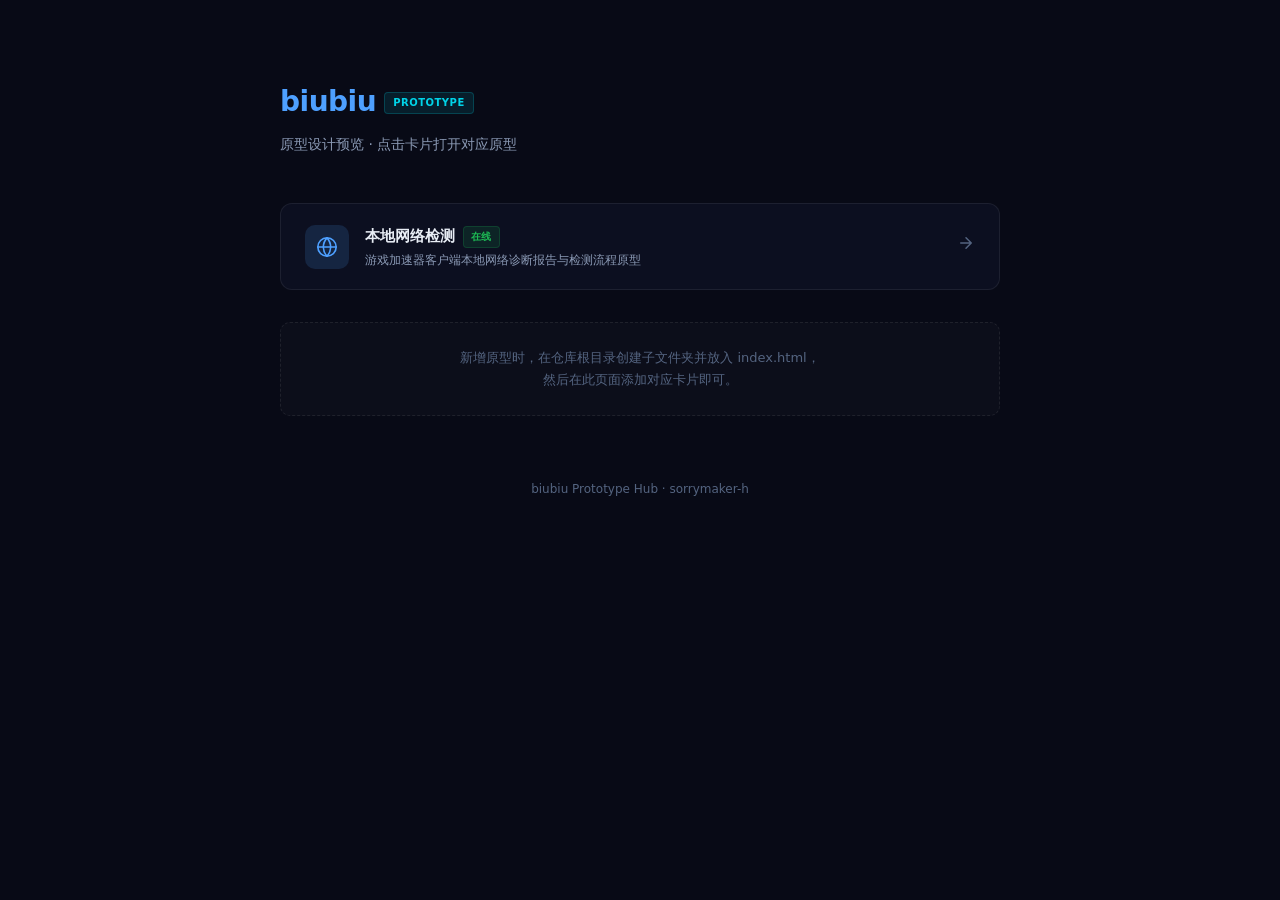
<file: index.html>
<!DOCTYPE html>
<html lang="zh-CN">
<head>
<meta charset="UTF-8">
<meta name="viewport" content="width=device-width, initial-scale=1.0">
<title>biubiu Prototypes</title>
<style>
:root {
  --bg: #080a16;
  --surface: #0c0f20;
  --surface-hi: #121530;
  --border: rgba(255,255,255,0.07);
  --border-hi: rgba(78,160,255,0.25);
  --text-hi: #e8edf5;
  --text-md: #8a99b4;
  --text-lo: #546480;
  --blue: #4ea0ff;
  --blue-glow: rgba(78,160,255,0.15);
  --ease: 250ms cubic-bezier(0.4,0,0.2,1);
  --font: 'Segoe UI','PingFang SC','Microsoft YaHei',system-ui,sans-serif;
}
*, *::before, *::after { box-sizing: border-box; margin: 0; padding: 0; }
html { height: 100%; }
body {
  min-height: 100%;
  background: var(--bg);
  color: var(--text-hi);
  font-family: var(--font);
  font-size: 14px;
  line-height: 1.6;
  -webkit-font-smoothing: antialiased;
  display: flex;
  flex-direction: column;
  align-items: center;
  padding: 80px 24px 48px;
}
.container {
  width: 100%;
  max-width: 720px;
}

/* Header */
.header {
  margin-bottom: 48px;
}
.logo {
  font-size: 28px;
  font-weight: 800;
  color: var(--blue);
  letter-spacing: -0.5px;
  margin-bottom: 8px;
}
.logo-tag {
  display: inline-block;
  font-size: 10px;
  font-weight: 700;
  color: #00d4e8;
  background: rgba(0,212,232,0.1);
  border: 1px solid rgba(0,212,232,0.2);
  padding: 2px 8px;
  border-radius: 4px;
  margin-left: 8px;
  vertical-align: middle;
  letter-spacing: 0.5px;
}
.subtitle {
  font-size: 14px;
  color: var(--text-md);
}

/* Prototype List */
.proto-list {
  display: flex;
  flex-direction: column;
  gap: 12px;
}
.proto-card {
  display: flex;
  align-items: center;
  gap: 16px;
  padding: 20px 24px;
  background: var(--surface);
  border: 1px solid var(--border);
  border-radius: 12px;
  text-decoration: none;
  color: inherit;
  transition: all var(--ease);
  cursor: pointer;
}
.proto-card:hover {
  background: var(--surface-hi);
  border-color: var(--border-hi);
  transform: translateY(-1px);
  box-shadow: 0 4px 24px var(--blue-glow);
}
.proto-icon {
  width: 44px;
  height: 44px;
  border-radius: 10px;
  background: var(--blue-glow);
  display: flex;
  align-items: center;
  justify-content: center;
  flex-shrink: 0;
}
.proto-icon svg {
  width: 22px;
  height: 22px;
  stroke: var(--blue);
  fill: none;
  stroke-width: 1.8;
  stroke-linecap: round;
  stroke-linejoin: round;
}
.proto-info { flex: 1; min-width: 0; }
.proto-name {
  font-size: 15px;
  font-weight: 700;
  color: var(--text-hi);
  margin-bottom: 3px;
}
.proto-desc {
  font-size: 12px;
  color: var(--text-md);
  line-height: 1.5;
}
.proto-arrow {
  color: var(--text-lo);
  flex-shrink: 0;
  transition: color var(--ease);
}
.proto-card:hover .proto-arrow { color: var(--blue); }
.proto-arrow svg {
  width: 18px;
  height: 18px;
  stroke: currentColor;
  fill: none;
  stroke-width: 2;
  stroke-linecap: round;
  stroke-linejoin: round;
}

/* Status badge */
.badge {
  display: inline-block;
  font-size: 10px;
  font-weight: 600;
  padding: 2px 7px;
  border-radius: 4px;
  margin-left: 8px;
  vertical-align: middle;
  letter-spacing: 0.3px;
}
.badge--active {
  background: rgba(29,185,84,0.12);
  color: #1db954;
  border: 1px solid rgba(29,185,84,0.2);
}
.badge--wip {
  background: rgba(240,183,46,0.12);
  color: #f0b72e;
  border: 1px solid rgba(240,183,46,0.2);
}

/* Footer */
.footer {
  margin-top: 64px;
  text-align: center;
  font-size: 12px;
  color: var(--text-lo);
}

/* Empty state */
.empty-hint {
  margin-top: 32px;
  padding: 24px;
  background: rgba(255,255,255,0.02);
  border: 1px dashed rgba(255,255,255,0.08);
  border-radius: 10px;
  text-align: center;
  font-size: 13px;
  color: var(--text-lo);
  line-height: 1.7;
}
</style>
</head>
<body>

<div class="container">
  <header class="header">
    <div class="logo">biubiu<span class="logo-tag">PROTOTYPE</span></div>
    <p class="subtitle">原型设计预览 · 点击卡片打开对应原型</p>
  </header>

  <nav class="proto-list">

    <!-- local-network-detection -->
    <a class="proto-card" href="local-network-detection/">
      <div class="proto-icon">
        <svg viewBox="0 0 24 24">
          <path d="M12 2a10 10 0 1 0 0 20 10 10 0 0 0 0-20z"/>
          <path d="M2 12h20"/>
          <path d="M12 2a15 15 0 0 1 4 10 15 15 0 0 1-4 10 15 15 0 0 1-4-10A15 15 0 0 1 12 2z"/>
        </svg>
      </div>
      <div class="proto-info">
        <div class="proto-name">本地网络检测<span class="badge badge--active">在线</span></div>
        <div class="proto-desc">游戏加速器客户端本地网络诊断报告与检测流程原型</div>
      </div>
      <div class="proto-arrow">
        <svg viewBox="0 0 24 24"><path d="M5 12h14M12 5l7 7-7 7"/></svg>
      </div>
    </a>

    <!-- 在这里添加更多原型卡片 -->

  </nav>

  <div class="empty-hint">
    新增原型时，在仓库根目录创建子文件夹并放入 index.html，<br>
    然后在此页面添加对应卡片即可。
  </div>

  <footer class="footer">
    biubiu Prototype Hub · sorrymaker-h
  </footer>
</div>

</body>
</html>
</file>
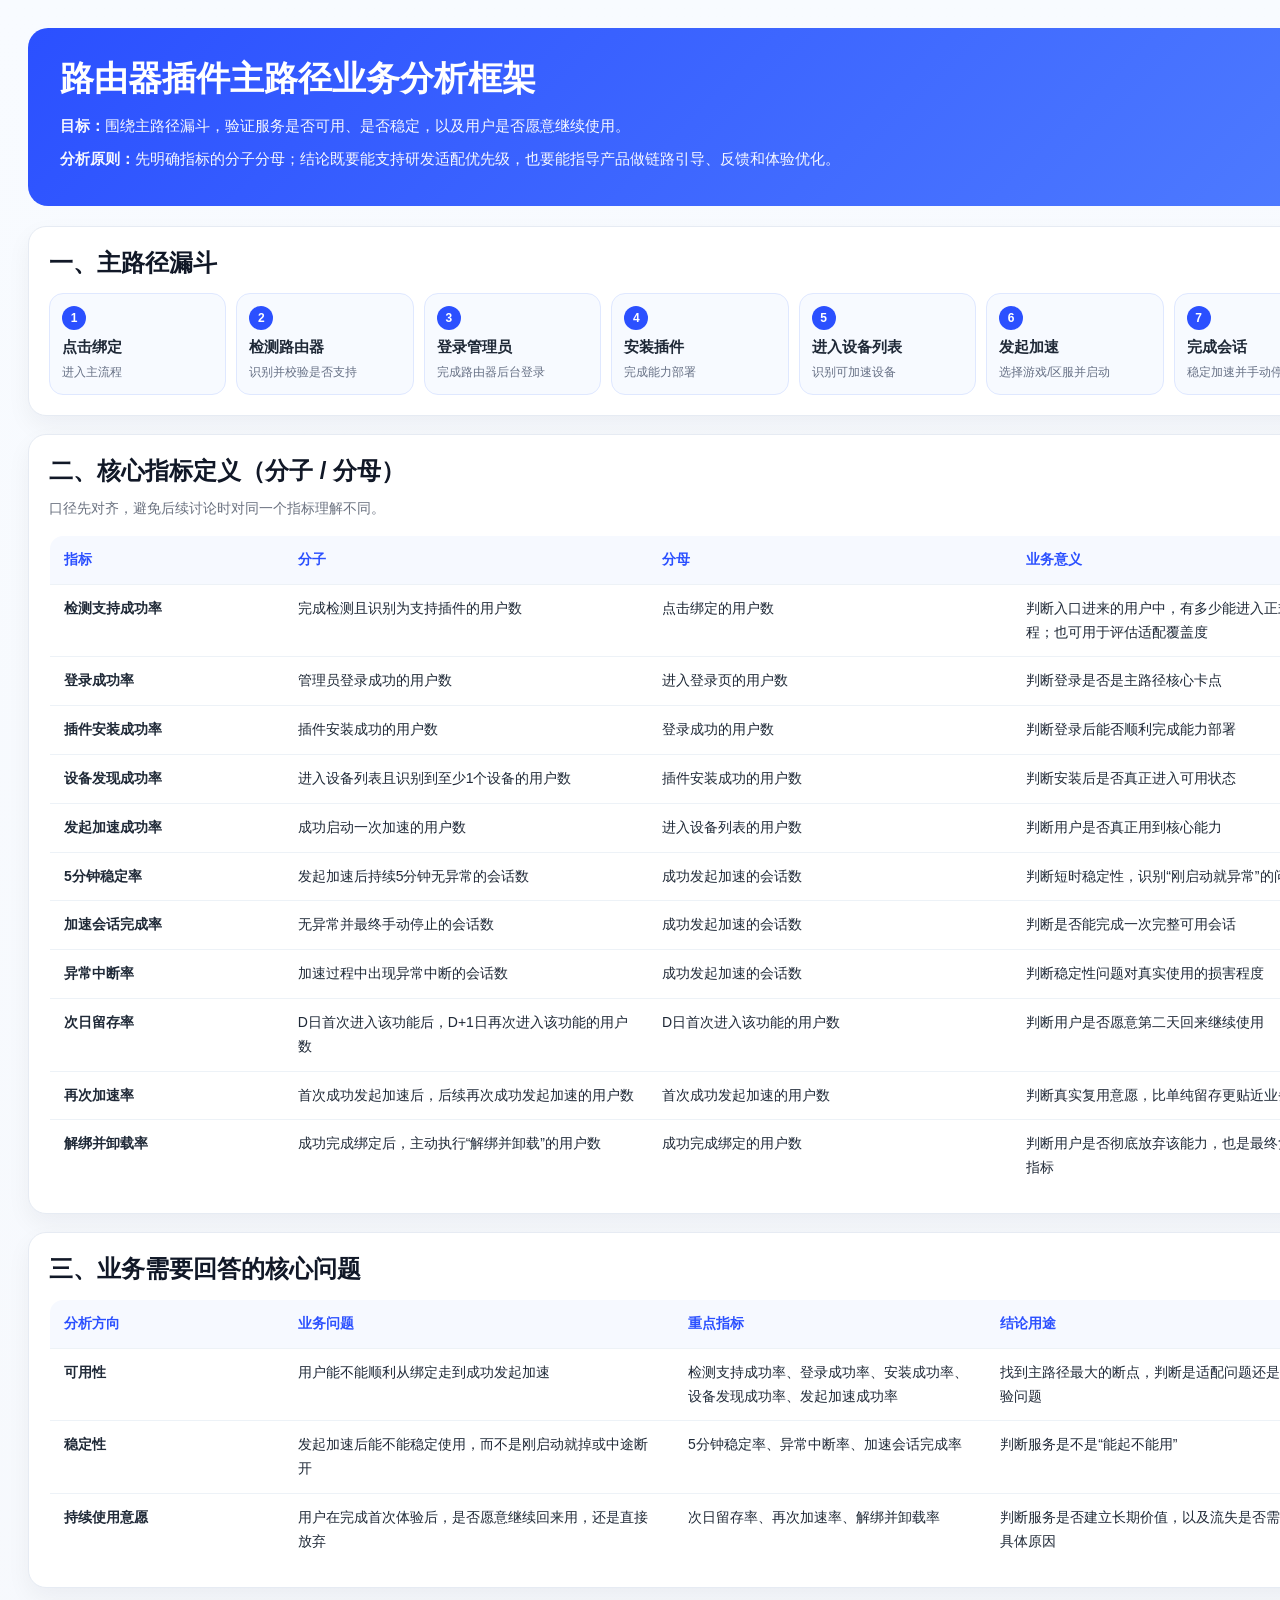
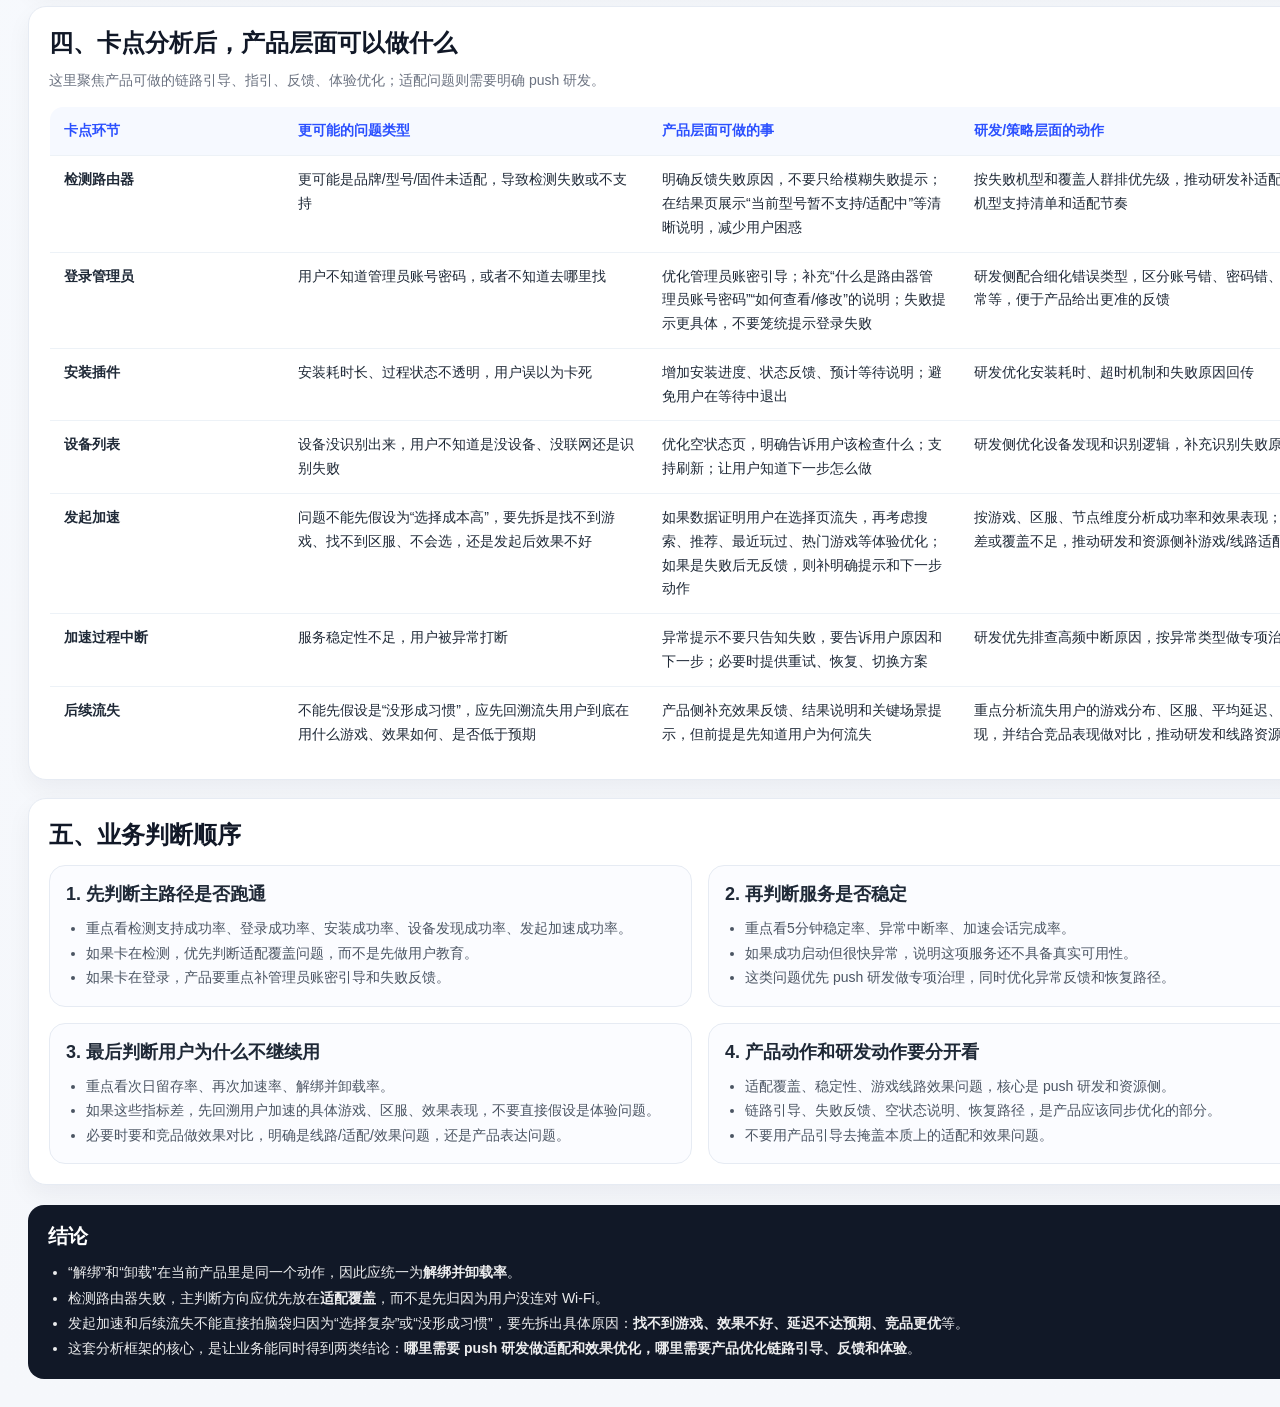
<file: router/index.html>
<!DOCTYPE html>
<html lang="zh-CN">
<head>
  <meta charset="UTF-8" />
  <meta name="viewport" content="width=device-width, initial-scale=1.0" />
  <title>路由器插件主路径业务分析框架</title>
  <style>
    * { box-sizing: border-box; }
    body {
      margin: 0;
      font-family: -apple-system, BlinkMacSystemFont, "Segoe UI", "PingFang SC", "Microsoft YaHei", Arial, sans-serif;
      background: #f5f7fb;
      color: #1f2937;
    }
    .wrap {
      width: 1400px;
      margin: 0 auto;
      padding: 28px;
      background: linear-gradient(180deg, #f8fbff 0%, #f5f7fb 100%);
    }
    .hero {
      background: linear-gradient(135deg, #2b50ff 0%, #4f7cff 100%);
      color: #fff;
      border-radius: 20px;
      padding: 28px 32px;
      margin-bottom: 20px;
    }
    .hero h1 {
      margin: 0 0 10px;
      font-size: 34px;
    }
    .hero p {
      margin: 6px 0;
      font-size: 15px;
      line-height: 1.8;
      opacity: 0.96;
    }
    .section {
      background: #fff;
      border: 1px solid #e6ebf3;
      border-radius: 18px;
      padding: 20px;
      margin-bottom: 18px;
      box-shadow: 0 10px 24px rgba(17, 24, 39, 0.05);
    }
    .section h2 {
      margin: 0 0 14px;
      font-size: 24px;
      color: #111827;
    }
    .desc {
      margin: -4px 0 14px;
      color: #6b7280;
      font-size: 14px;
      line-height: 1.7;
    }
    .flow {
      display: grid;
      grid-template-columns: repeat(7, 1fr);
      gap: 10px;
    }
    .step {
      background: #f7faff;
      border: 1px solid #dfe8ff;
      border-radius: 14px;
      padding: 12px;
      min-height: 96px;
    }
    .step .num {
      display: inline-flex;
      width: 24px;
      height: 24px;
      align-items: center;
      justify-content: center;
      border-radius: 50%;
      background: #2b50ff;
      color: #fff;
      font-size: 12px;
      font-weight: 700;
      margin-bottom: 8px;
    }
    .step h3 {
      margin: 0 0 6px;
      font-size: 15px;
    }
    .step p {
      margin: 0;
      font-size: 12px;
      line-height: 1.6;
      color: #667085;
    }
    table {
      width: 100%;
      border-collapse: collapse;
      overflow: hidden;
      border-radius: 14px;
      border: 1px solid #e8edf5;
    }
    th, td {
      border-bottom: 1px solid #edf2f7;
      padding: 12px 14px;
      text-align: left;
      vertical-align: top;
      font-size: 14px;
      line-height: 1.7;
    }
    th {
      background: #f6f9ff;
      color: #2b50ff;
      font-weight: 700;
    }
    tr:last-child td {
      border-bottom: none;
    }
    .grid2 {
      display: grid;
      grid-template-columns: repeat(2, 1fr);
      gap: 16px;
    }
    .card {
      background: #fbfcff;
      border: 1px solid #e6ebf3;
      border-radius: 16px;
      padding: 16px;
    }
    .card h3 {
      margin: 0 0 10px;
      font-size: 18px;
    }
    .card p, .card li {
      font-size: 14px;
      line-height: 1.75;
      color: #4b5563;
    }
    ul {
      margin: 8px 0 0;
      padding-left: 20px;
    }
    .footer {
      background: #111827;
      color: #fff;
      border-radius: 16px;
      padding: 18px 20px;
      margin-top: 20px;
    }
    .footer h3 {
      margin: 0 0 10px;
      font-size: 20px;
    }
    .footer li {
      font-size: 14px;
      line-height: 1.8;
      color: rgba(255,255,255,0.92);
    }
  </style>
</head>
<body>
  <div class="wrap">

    <div class="hero">
      <h1>路由器插件主路径业务分析框架</h1>
      <p><strong>目标：</strong>围绕主路径漏斗，验证服务是否可用、是否稳定，以及用户是否愿意继续使用。</p>
      <p><strong>分析原则：</strong>先明确指标的分子分母；结论既要能支持研发适配优先级，也要能指导产品做链路引导、反馈和体验优化。</p>
    </div>

    <div class="section">
      <h2>一、主路径漏斗</h2>
      <div class="flow">
        <div class="step">
          <div class="num">1</div>
          <h3>点击绑定</h3>
          <p>进入主流程</p>
        </div>
        <div class="step">
          <div class="num">2</div>
          <h3>检测路由器</h3>
          <p>识别并校验是否支持</p>
        </div>
        <div class="step">
          <div class="num">3</div>
          <h3>登录管理员</h3>
          <p>完成路由器后台登录</p>
        </div>
        <div class="step">
          <div class="num">4</div>
          <h3>安装插件</h3>
          <p>完成能力部署</p>
        </div>
        <div class="step">
          <div class="num">5</div>
          <h3>进入设备列表</h3>
          <p>识别可加速设备</p>
        </div>
        <div class="step">
          <div class="num">6</div>
          <h3>发起加速</h3>
          <p>选择游戏/区服并启动</p>
        </div>
        <div class="step">
          <div class="num">7</div>
          <h3>完成会话</h3>
          <p>稳定加速并手动停止</p>
        </div>
      </div>
    </div>

    <div class="section">
      <h2>二、核心指标定义（分子 / 分母）</h2>
      <div class="desc">口径先对齐，避免后续讨论时对同一个指标理解不同。</div>
      <table>
        <thead>
          <tr>
            <th style="width:18%">指标</th>
            <th style="width:28%">分子</th>
            <th style="width:28%">分母</th>
            <th style="width:26%">业务意义</th>
          </tr>
        </thead>
        <tbody>
          <tr>
            <td><strong>检测支持成功率</strong></td>
            <td>完成检测且识别为支持插件的用户数</td>
            <td>点击绑定的用户数</td>
            <td>判断入口进来的用户中，有多少能进入正式绑定流程；也可用于评估适配覆盖度</td>
          </tr>
          <tr>
            <td><strong>登录成功率</strong></td>
            <td>管理员登录成功的用户数</td>
            <td>进入登录页的用户数</td>
            <td>判断登录是否是主路径核心卡点</td>
          </tr>
          <tr>
            <td><strong>插件安装成功率</strong></td>
            <td>插件安装成功的用户数</td>
            <td>登录成功的用户数</td>
            <td>判断登录后能否顺利完成能力部署</td>
          </tr>
          <tr>
            <td><strong>设备发现成功率</strong></td>
            <td>进入设备列表且识别到至少1个设备的用户数</td>
            <td>插件安装成功的用户数</td>
            <td>判断安装后是否真正进入可用状态</td>
          </tr>
          <tr>
            <td><strong>发起加速成功率</strong></td>
            <td>成功启动一次加速的用户数</td>
            <td>进入设备列表的用户数</td>
            <td>判断用户是否真正用到核心能力</td>
          </tr>
          <tr>
            <td><strong>5分钟稳定率</strong></td>
            <td>发起加速后持续5分钟无异常的会话数</td>
            <td>成功发起加速的会话数</td>
            <td>判断短时稳定性，识别“刚启动就异常”的问题</td>
          </tr>
          <tr>
            <td><strong>加速会话完成率</strong></td>
            <td>无异常并最终手动停止的会话数</td>
            <td>成功发起加速的会话数</td>
            <td>判断是否能完成一次完整可用会话</td>
          </tr>
          <tr>
            <td><strong>异常中断率</strong></td>
            <td>加速过程中出现异常中断的会话数</td>
            <td>成功发起加速的会话数</td>
            <td>判断稳定性问题对真实使用的损害程度</td>
          </tr>
          <tr>
            <td><strong>次日留存率</strong></td>
            <td>D日首次进入该功能后，D+1日再次进入该功能的用户数</td>
            <td>D日首次进入该功能的用户数</td>
            <td>判断用户是否愿意第二天回来继续使用</td>
          </tr>
          <tr>
            <td><strong>再次加速率</strong></td>
            <td>首次成功发起加速后，后续再次成功发起加速的用户数</td>
            <td>首次成功发起加速的用户数</td>
            <td>判断真实复用意愿，比单纯留存更贴近业务价值</td>
          </tr>
          <tr>
            <td><strong>解绑并卸载率</strong></td>
            <td>成功完成绑定后，主动执行“解绑并卸载”的用户数</td>
            <td>成功完成绑定的用户数</td>
            <td>判断用户是否彻底放弃该能力，也是最终负向结果指标</td>
          </tr>
        </tbody>
      </table>
    </div>

    <div class="section">
      <h2>三、业务需要回答的核心问题</h2>
      <table>
        <thead>
          <tr>
            <th style="width:18%">分析方向</th>
            <th style="width:30%">业务问题</th>
            <th style="width:24%">重点指标</th>
            <th style="width:28%">结论用途</th>
          </tr>
        </thead>
        <tbody>
          <tr>
            <td><strong>可用性</strong></td>
            <td>用户能不能顺利从绑定走到成功发起加速</td>
            <td>检测支持成功率、登录成功率、安装成功率、设备发现成功率、发起加速成功率</td>
            <td>找到主路径最大的断点，判断是适配问题还是链路体验问题</td>
          </tr>
          <tr>
            <td><strong>稳定性</strong></td>
            <td>发起加速后能不能稳定使用，而不是刚启动就掉或中途断开</td>
            <td>5分钟稳定率、异常中断率、加速会话完成率</td>
            <td>判断服务是不是“能起不能用”</td>
          </tr>
          <tr>
            <td><strong>持续使用意愿</strong></td>
            <td>用户在完成首次体验后，是否愿意继续回来用，还是直接放弃</td>
            <td>次日留存率、再次加速率、解绑并卸载率</td>
            <td>判断服务是否建立长期价值，以及流失是否需要回溯具体原因</td>
          </tr>
        </tbody>
      </table>
    </div>

    <div class="section">
      <h2>四、卡点分析后，产品层面可以做什么</h2>
      <div class="desc">这里聚焦产品可做的链路引导、指引、反馈、体验优化；适配问题则需要明确 push 研发。</div>
      <table>
        <thead>
          <tr>
            <th style="width:18%">卡点环节</th>
            <th style="width:28%">更可能的问题类型</th>
            <th style="width:24%">产品层面可做的事</th>
            <th style="width:30%">研发/策略层面的动作</th>
          </tr>
        </thead>
        <tbody>
          <tr>
            <td><strong>检测路由器</strong></td>
            <td>更可能是品牌/型号/固件未适配，导致检测失败或不支持</td>
            <td>明确反馈失败原因，不要只给模糊失败提示；在结果页展示“当前型号暂不支持/适配中”等清晰说明，减少用户困惑</td>
            <td>按失败机型和覆盖人群排优先级，推动研发补适配；建立机型支持清单和适配节奏</td>
          </tr>
          <tr>
            <td><strong>登录管理员</strong></td>
            <td>用户不知道管理员账号密码，或者不知道去哪里找</td>
            <td>优化管理员账密引导；补充“什么是路由器管理员账号密码”“如何查看/修改”的说明；失败提示更具体，不要笼统提示登录失败</td>
            <td>研发侧配合细化错误类型，区分账号错、密码错、接口异常等，便于产品给出更准的反馈</td>
          </tr>
          <tr>
            <td><strong>安装插件</strong></td>
            <td>安装耗时长、过程状态不透明，用户误以为卡死</td>
            <td>增加安装进度、状态反馈、预计等待说明；避免用户在等待中退出</td>
            <td>研发优化安装耗时、超时机制和失败原因回传</td>
          </tr>
          <tr>
            <td><strong>设备列表</strong></td>
            <td>设备没识别出来，用户不知道是没设备、没联网还是识别失败</td>
            <td>优化空状态页，明确告诉用户该检查什么；支持刷新；让用户知道下一步怎么做</td>
            <td>研发侧优化设备发现和识别逻辑，补充识别失败原因</td>
          </tr>
          <tr>
            <td><strong>发起加速</strong></td>
            <td>问题不能先假设为“选择成本高”，要先拆是找不到游戏、找不到区服、不会选，还是发起后效果不好</td>
            <td>如果数据证明用户在选择页流失，再考虑搜索、推荐、最近玩过、热门游戏等体验优化；如果是失败后无反馈，则补明确提示和下一步动作</td>
            <td>按游戏、区服、节点维度分析成功率和效果表现；若效果差或覆盖不足，推动研发和资源侧补游戏/线路适配</td>
          </tr>
          <tr>
            <td><strong>加速过程中断</strong></td>
            <td>服务稳定性不足，用户被异常打断</td>
            <td>异常提示不要只告知失败，要告诉用户原因和下一步；必要时提供重试、恢复、切换方案</td>
            <td>研发优先排查高频中断原因，按异常类型做专项治理</td>
          </tr>
          <tr>
            <td><strong>后续流失</strong></td>
            <td>不能先假设是“没形成习惯”，应先回溯流失用户到底在用什么游戏、效果如何、是否低于预期</td>
            <td>产品侧补充效果反馈、结果说明和关键场景提示，但前提是先知道用户为何流失</td>
            <td>重点分析流失用户的游戏分布、区服、平均延迟、波动表现，并结合竞品表现做对比，推动研发和线路资源优化</td>
          </tr>
        </tbody>
      </table>
    </div>

    <div class="section">
      <h2>五、业务判断顺序</h2>
      <div class="grid2">
        <div class="card">
          <h3>1. 先判断主路径是否跑通</h3>
          <ul>
            <li>重点看检测支持成功率、登录成功率、安装成功率、设备发现成功率、发起加速成功率。</li>
            <li>如果卡在检测，优先判断适配覆盖问题，而不是先做用户教育。</li>
            <li>如果卡在登录，产品要重点补管理员账密引导和失败反馈。</li>
          </ul>
        </div>
        <div class="card">
          <h3>2. 再判断服务是否稳定</h3>
          <ul>
            <li>重点看5分钟稳定率、异常中断率、加速会话完成率。</li>
            <li>如果成功启动但很快异常，说明这项服务还不具备真实可用性。</li>
            <li>这类问题优先 push 研发做专项治理，同时优化异常反馈和恢复路径。</li>
          </ul>
        </div>
        <div class="card">
          <h3>3. 最后判断用户为什么不继续用</h3>
          <ul>
            <li>重点看次日留存率、再次加速率、解绑并卸载率。</li>
            <li>如果这些指标差，先回溯用户加速的具体游戏、区服、效果表现，不要直接假设是体验问题。</li>
            <li>必要时要和竞品做效果对比，明确是线路/适配/效果问题，还是产品表达问题。</li>
          </ul>
        </div>
        <div class="card">
          <h3>4. 产品动作和研发动作要分开看</h3>
          <ul>
            <li>适配覆盖、稳定性、游戏线路效果问题，核心是 push 研发和资源侧。</li>
            <li>链路引导、失败反馈、空状态说明、恢复路径，是产品应该同步优化的部分。</li>
            <li>不要用产品引导去掩盖本质上的适配和效果问题。</li>
          </ul>
        </div>
      </div>
    </div>

    <div class="footer">
      <h3>结论</h3>
      <ul>
        <li>“解绑”和“卸载”在当前产品里是同一个动作，因此应统一为<strong>解绑并卸载率</strong>。</li>
        <li>检测路由器失败，主判断方向应优先放在<strong>适配覆盖</strong>，而不是先归因为用户没连对 Wi-Fi。</li>
        <li>发起加速和后续流失不能直接拍脑袋归因为“选择复杂”或“没形成习惯”，要先拆出具体原因：<strong>找不到游戏、效果不好、延迟不达预期、竞品更优</strong>等。</li>
        <li>这套分析框架的核心，是让业务能同时得到两类结论：<strong>哪里需要 push 研发做适配和效果优化，哪里需要产品优化链路引导、反馈和体验</strong>。</li>
      </ul>
    </div>

  </div>
</body>
</html>
</file>
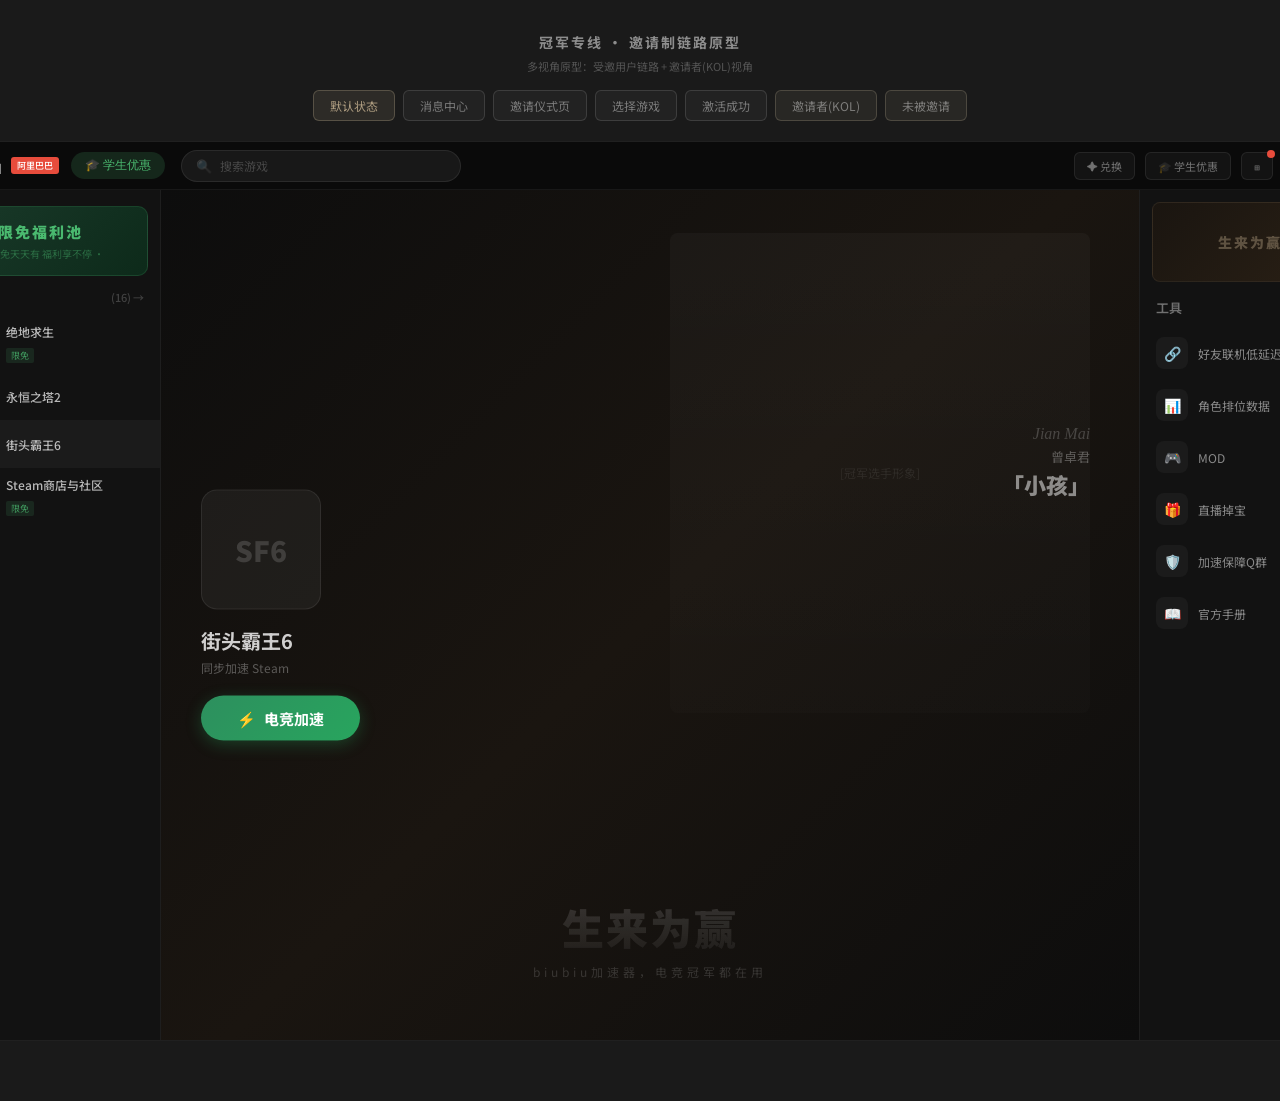
<file: champion-line/prototype.html>
<!DOCTYPE html>
<html lang="zh-CN">
<head>
<meta charset="UTF-8">
<meta name="viewport" content="width=device-width, initial-scale=1.0">
<title>冠军专线 - 邀请制链路原型</title>
<style>
  @import url('https://fonts.googleapis.com/css2?family=Noto+Sans+SC:wght@300;400;500;700;900&display=swap');
  * { margin: 0; padding: 0; box-sizing: border-box; }

  body {
    font-family: 'Noto Sans SC', sans-serif;
    background: #1a1a1a;
    color: #fff;
    display: flex; flex-direction: column; align-items: center;
    padding: 32px 40px 60px; min-height: 100vh;
  }

  .page-title { font-size: 14px; font-weight: 700; color: rgba(255,255,255,0.5); letter-spacing: 2px; margin-bottom: 6px; }
  .page-sub { font-size: 11px; color: rgba(255,255,255,0.25); margin-bottom: 16px; }

  /* 状态切换 */
  .state-toggle { display: flex; gap: 8px; margin-bottom: 20px; }
  .state-btn {
    padding: 6px 16px; border-radius: 6px; border: 1px solid rgba(255,255,255,0.12);
    background: rgba(255,255,255,0.04); color: rgba(255,255,255,0.4);
    font-size: 12px; cursor: pointer; transition: all 0.2s; font-family: inherit;
  }
  .state-btn.active {
    background: rgba(187,168,138,0.12); border-color: rgba(187,168,138,0.3);
    color: rgba(187,168,138,0.9);
  }

  /* ===== 客户端外框 ===== */
  .client-window {
    width: 1440px; height: 900px;
    background: #0d0d0d;
    border-radius: 12px;
    border: 1px solid rgba(255,255,255,0.08);
    position: relative; overflow: hidden; flex-shrink: 0;
    display: flex; flex-direction: column;
  }

  /* ===== 顶部栏 ===== */
  .top-bar {
    height: 48px; min-height: 48px;
    background: #0a0a0a;
    border-bottom: 1px solid rgba(255,255,255,0.06);
    display: flex; align-items: center;
    padding: 0 16px;
    z-index: 10;
  }
  .top-logo {
    display: flex; align-items: center; gap: 8px; margin-right: 12px;
  }
  .top-logo-text {
    font-size: 18px; font-weight: 900; color: #fff;
    letter-spacing: 1px;
  }
  .top-logo-badge {
    font-size: 9px; padding: 2px 6px; border-radius: 3px;
    background: #e74c3c; color: #fff; font-weight: 500;
  }
  .top-nav-btn {
    padding: 5px 14px; border-radius: 16px;
    background: rgba(80,200,120,0.15); color: rgba(80,200,120,0.9);
    font-size: 12px; font-weight: 500; margin-right: 16px;
    border: none; cursor: pointer;
  }
  .top-search {
    flex: 1; max-width: 280px; height: 32px;
    background: rgba(255,255,255,0.06); border-radius: 16px;
    border: 1px solid rgba(255,255,255,0.08);
    display: flex; align-items: center; padding: 0 14px;
    margin-right: 12px;
  }
  .top-search-icon { font-size: 13px; color: rgba(255,255,255,0.25); margin-right: 8px; }
  .top-search-text { font-size: 12px; color: rgba(255,255,255,0.2); }
  .top-actions {
    display: flex; align-items: center; gap: 10px; margin-left: auto;
  }
  .top-action-btn {
    padding: 5px 12px; border-radius: 6px;
    background: rgba(255,255,255,0.04); border: 1px solid rgba(255,255,255,0.08);
    color: rgba(255,255,255,0.4); font-size: 11px; cursor: pointer;
    font-family: inherit; position: relative;
  }
  /* 更多按钮 + 下拉菜单 */
  .more-menu-wrap { position: relative; }
  .more-btn { position: relative; }
  .more-btn .msg-dot {
    position: absolute; top: -3px; right: -3px;
    width: 8px; height: 8px; border-radius: 50%;
    background: #e74c3c;
    animation: dotPulse 1.5s ease-in-out infinite;
  }
  @keyframes dotPulse {
    0%, 100% { transform: scale(1); opacity: 1; }
    50% { transform: scale(1.3); opacity: 0.7; }
  }
  .more-dropdown {
    position: absolute; top: 100%; right: 0; margin-top: 6px;
    width: 180px;
    background: #1e1c1a;
    border: 1px solid rgba(255,255,255,0.1);
    border-radius: 10px;
    box-shadow: 0 8px 24px rgba(0,0,0,0.5);
    display: none; flex-direction: column;
    padding: 6px 0;
    z-index: 50;
    animation: panelSlideIn 0.2s ease;
  }
  .more-dropdown.active { display: flex; }
  .more-dropdown-item {
    display: flex; align-items: center; gap: 10px;
    padding: 10px 16px; cursor: pointer;
    font-size: 13px; color: rgba(255,255,255,0.6);
    transition: background 0.15s;
  }
  .more-dropdown-item:hover { background: rgba(255,255,255,0.05); }
  .more-item-icon { font-size: 15px; }
  .more-item-dot {
    width: 6px; height: 6px; border-radius: 50%;
    background: #e74c3c; margin-left: auto;
  }
  .top-window-controls {
    display: flex; gap: 8px; margin-left: 12px;
  }
  .win-ctrl {
    width: 14px; height: 14px; border-radius: 3px;
    background: rgba(255,255,255,0.08); display: flex;
    align-items: center; justify-content: center;
    font-size: 10px; color: rgba(255,255,255,0.3);
  }

  /* ===== 主体区域 ===== */
  .client-body {
    flex: 1; display: flex; overflow: hidden; position: relative;
  }

  /* ===== 左侧栏 ===== */
  .left-sidebar {
    width: 240px; min-width: 240px;
    background: rgba(255,255,255,0.02);
    border-right: 1px solid rgba(255,255,255,0.05);
    display: flex; flex-direction: column;
    padding: 16px 0;
  }
  /* 限免福利池 */
  .free-pool-banner {
    margin: 0 12px 12px; padding: 14px 16px;
    border-radius: 10px;
    background: linear-gradient(135deg, #1a3a2a, #0d2a1a);
    border: 1px solid rgba(80,200,120,0.15);
    text-align: center; cursor: pointer;
  }
  .free-pool-title {
    font-size: 15px; font-weight: 900; color: rgba(80,200,120,0.9);
    letter-spacing: 2px;
  }
  .free-pool-sub {
    font-size: 10px; color: rgba(80,200,120,0.4); margin-top: 4px;
  }

  .sidebar-section-title {
    font-size: 12px; color: rgba(255,255,255,0.35); font-weight: 500;
    padding: 0 16px; margin-bottom: 10px;
    display: flex; justify-content: space-between; align-items: center;
  }
  .sidebar-section-title span { font-size: 11px; color: rgba(255,255,255,0.2); }
  .game-list { flex: 1; overflow-y: auto; }
  .game-item {
    display: flex; align-items: center; gap: 10px;
    padding: 8px 16px; cursor: pointer;
    transition: background 0.15s;
    border-left: 3px solid transparent;
  }
  .game-item:hover { background: rgba(255,255,255,0.03); }
  .game-item.active {
    background: rgba(255,255,255,0.04);
    border-left-color: rgba(80,200,120,0.6);
  }
  .game-thumb {
    width: 56px; height: 32px; border-radius: 4px;
    background: rgba(255,255,255,0.08);
    overflow: hidden; display: flex; align-items: center; justify-content: center;
    font-size: 8px; color: rgba(255,255,255,0.2);
  }
  .game-thumb img { width: 100%; height: 100%; object-fit: cover; }
  .game-info { flex: 1; }
  .game-name { font-size: 12px; color: rgba(255,255,255,0.7); font-weight: 500; }
  .game-tag {
    display: inline-block; margin-top: 2px;
    font-size: 9px; padding: 1px 5px; border-radius: 2px;
    background: rgba(80,200,120,0.12); color: rgba(80,200,120,0.7);
  }
  .add-game {
    display: flex; align-items: center; gap: 6px;
    padding: 10px 16px; color: rgba(255,255,255,0.2);
    font-size: 12px; cursor: pointer;
  }

  /* ===== 中央区域 ===== */
  .center-area {
    flex: 1; position: relative; overflow: hidden;
    background: #111;
  }
  /* 游戏详情页背景 */
  .game-detail-bg {
    position: absolute; inset: 0;
    background: linear-gradient(135deg, #0d0d0d 0%, #1a1510 50%, #0d0d0d 100%);
  }
  /* 冠军选手大图 */
  .champion-figure {
    position: absolute; right: 5%; top: 5%;
    width: 420px; height: 480px;
    display: flex; flex-direction: column; align-items: center;
  }
  .champion-figure-placeholder {
    width: 100%; height: 100%; border-radius: 8px;
    background: linear-gradient(180deg, rgba(255,255,255,0.03) 0%, rgba(255,255,255,0.01) 100%);
    display: flex; align-items: center; justify-content: center;
    color: rgba(255,255,255,0.08); font-size: 12px;
  }
  .champion-name-block {
    position: absolute; right: 0; top: 40%;
    text-align: right;
  }
  .champion-sign {
    font-size: 16px; font-style: italic; color: rgba(255,255,255,0.2);
    font-family: 'Georgia', serif;
  }
  .champion-realname {
    font-size: 13px; color: rgba(255,255,255,0.3); margin-top: 4px;
  }
  .champion-alias {
    font-size: 22px; font-weight: 900; color: rgba(255,255,255,0.5); margin-top: 2px;
  }

  /* 游戏信息 */
  .game-detail-info {
    position: absolute; left: 40px; top: 50%;
    transform: translateY(-50%);
  }
  .game-logo-placeholder {
    width: 120px; height: 120px; border-radius: 16px;
    background: rgba(255,255,255,0.05); border: 1px solid rgba(255,255,255,0.08);
    display: flex; align-items: center; justify-content: center;
    font-size: 28px; font-weight: 900; color: rgba(255,255,255,0.15);
    margin-bottom: 16px;
  }
  .game-detail-title {
    font-size: 20px; font-weight: 700; color: rgba(255,255,255,0.8);
    margin-bottom: 4px;
  }
  .game-detail-subtitle {
    font-size: 12px; color: rgba(255,255,255,0.3); margin-bottom: 20px;
  }
  .accelerate-btn {
    display: inline-flex; align-items: center; gap: 8px;
    padding: 12px 36px; border-radius: 24px;
    background: linear-gradient(135deg, #2d8f5e, #28a55e);
    color: #fff; font-size: 15px; font-weight: 700;
    border: none; cursor: pointer; font-family: inherit;
    box-shadow: 0 4px 16px rgba(40,165,94,0.3);
  }
  .accelerate-btn::before { content: '⚡'; }

  /* 品牌标语 */
  .brand-slogan {
    position: absolute; bottom: 60px; left: 0; right: 0;
    text-align: center;
  }
  .brand-slogan-main {
    font-size: 42px; font-weight: 900; letter-spacing: 2px;
    background: linear-gradient(180deg, rgba(255,255,255,0.15), rgba(255,255,255,0.05));
    -webkit-background-clip: text; -webkit-text-fill-color: transparent;
  }
  .brand-slogan-sub {
    font-size: 12px; color: rgba(255,255,255,0.15); letter-spacing: 4px; margin-top: 6px;
  }

  /* ===== 右侧栏 ===== */
  .right-sidebar {
    width: 220px; min-width: 220px;
    background: rgba(255,255,255,0.02);
    border-left: 1px solid rgba(255,255,255,0.05);
    display: flex; flex-direction: column;
  }
  /* 右侧顶部冠军banner */
  .right-champion-banner {
    height: 80px; margin: 12px 12px 0;
    border-radius: 8px;
    background: linear-gradient(135deg, #1a1510, #2a2015);
    border: 1px solid rgba(187,168,138,0.1);
    display: flex; align-items: center; justify-content: center;
    font-size: 10px; color: rgba(187,168,138,0.3);
    overflow: hidden; position: relative;
  }
  .right-champion-banner-text {
    font-size: 14px; font-weight: 900; color: rgba(187,168,138,0.4);
    letter-spacing: 2px;
  }
  .right-tools-title {
    font-size: 13px; font-weight: 600; color: rgba(255,255,255,0.4);
    padding: 16px 16px 10px;
  }
  .tool-item {
    display: flex; align-items: center; gap: 10px;
    padding: 10px 16px; cursor: pointer;
    transition: background 0.15s;
  }
  .tool-item:hover { background: rgba(255,255,255,0.03); }
  .tool-icon {
    width: 32px; height: 32px; border-radius: 8px;
    background: rgba(255,255,255,0.04);
    display: flex; align-items: center; justify-content: center;
    font-size: 14px;
  }
  .tool-name {
    flex: 1; font-size: 12px; color: rgba(255,255,255,0.5);
  }
  .tool-arrow { font-size: 10px; color: rgba(255,255,255,0.15); }


  @keyframes panelSlideIn {
    from { opacity: 0; transform: translateY(-8px); }
    to { opacity: 1; transform: translateY(0); }
  }

  /* ===== 全屏消息中心 ===== */
  .message-center {
    position: absolute; inset: 0;
    z-index: 200;
    background: linear-gradient(180deg, #141820, #0e1218);
    display: none; flex-direction: column;
    animation: mcFadeIn 0.3s ease;
  }
  .message-center.active { display: flex; }
  @keyframes mcFadeIn {
    from { opacity: 0; }
    to { opacity: 1; }
  }
  .mc-topbar {
    height: 56px; min-height: 56px;
    display: flex; align-items: center;
    padding: 0 24px;
    border-bottom: 1px solid rgba(255,255,255,0.05);
  }
  .mc-back {
    font-size: 13px; color: rgba(255,255,255,0.5);
    cursor: pointer; padding: 6px 14px;
    border-radius: 16px; background: rgba(255,255,255,0.04);
    border: 1px solid rgba(255,255,255,0.06);
    transition: background 0.15s;
  }
  .mc-back:hover { background: rgba(255,255,255,0.08); }
  .mc-title {
    font-size: 15px; font-weight: 700; color: rgba(255,255,255,0.8);
    margin-left: 16px;
  }
  .mc-actions {
    margin-left: auto; display: flex; gap: 12px; align-items: center;
  }
  .mc-action-link {
    font-size: 12px; color: rgba(255,255,255,0.3); cursor: pointer;
  }
  .mc-action-link:hover { color: rgba(255,255,255,0.5); }
  .mc-action-btn {
    font-size: 12px; color: rgba(255,255,255,0.3);
    padding: 5px 14px; border-radius: 6px;
    background: rgba(255,255,255,0.04); border: 1px solid rgba(255,255,255,0.06);
    cursor: pointer;
  }
  .mc-list {
    flex: 1; overflow-y: auto;
    padding: 20px 80px;
  }

  /* 普通消息卡片 */
  .mc-item {
    padding: 20px 24px;
    background: rgba(255,255,255,0.03);
    border: 1px solid rgba(255,255,255,0.04);
    border-radius: 10px;
    margin-bottom: 10px;
    cursor: pointer;
    transition: background 0.15s;
    position: relative;
  }
  .mc-item:hover { background: rgba(255,255,255,0.05); }
  .mc-item-header {
    display: flex; align-items: center; justify-content: space-between;
    margin-bottom: 10px;
  }
  .mc-item-title {
    font-size: 14px; font-weight: 600; color: rgba(255,255,255,0.75);
  }
  .mc-item-meta {
    display: flex; align-items: center; gap: 10px;
  }
  .mc-item-source {
    font-size: 11px; color: rgba(255,150,50,0.8);
    display: flex; align-items: center; gap: 4px;
  }
  .mc-item-source::before {
    content: ''; width: 6px; height: 6px; border-radius: 50%;
    background: rgba(255,150,50,0.6);
  }
  .mc-item-source.mc-source-champion {
    color: rgba(212,197,168,0.9);
  }
  .mc-item-source.mc-source-champion::before {
    background: rgba(212,197,168,0.7);
  }
  .mc-item-time {
    font-size: 11px; color: rgba(255,255,255,0.2);
  }
  .mc-item-desc {
    font-size: 12px; color: rgba(255,255,255,0.3); line-height: 1.6;
  }

  /* 冠军邀请函 - 消息中心特殊样式 */
  .mc-invitation {
    background: linear-gradient(135deg, rgba(187,168,138,0.06), rgba(187,168,138,0.02));
    border: 1px solid rgba(187,168,138,0.12);
    transition: border-color 0.3s ease, box-shadow 0.3s ease;
  }
  .mc-invitation:hover {
    background: linear-gradient(135deg, rgba(187,168,138,0.08), rgba(187,168,138,0.04));
    border-color: rgba(187,168,138,0.25);
    box-shadow: 0 0 24px rgba(212,197,168,0.06), inset 0 0 20px rgba(212,197,168,0.02);
  }
  .mc-invitation .mc-item-title {
    color: rgba(212,197,168,0.95);
  }
  .mc-invitation .mc-item-desc {
    color: rgba(212,197,168,0.45);
  }
  .mc-invitation-badge {
    display: inline-block;
    font-size: 10px; padding: 3px 10px; border-radius: 4px;
    background: rgba(212,197,168,0.1); color: rgba(212,197,168,0.7);
    font-weight: 600; letter-spacing: 1px;
    margin-left: 10px;
    vertical-align: middle;
  }

  /* ===== 全屏邀请仪式页 ===== */
  .invite-ceremony {
    position: absolute; inset: 0;
    z-index: 200;
    display: none; flex-direction: column; align-items: center; justify-content: center;
    background: transparent;
  }
  .invite-ceremony.active { display: flex; }

  /* 阶段1：暗场 */
  .ceremony-dim {
    position: absolute; inset: 0;
    background: rgba(12,10,8,0);
    backdrop-filter: blur(0px); -webkit-backdrop-filter: blur(0px);
    z-index: 1;
    transition: none;
  }
  .invite-ceremony.phase-dim .ceremony-dim {
    animation: dimIn 0.5s ease forwards;
  }
  @keyframes dimIn {
    to { background: rgba(12,10,8,0.92); backdrop-filter: blur(20px); -webkit-backdrop-filter: blur(20px); }
  }

  /* 阶段2：金色光点 */
  .ceremony-light-seam {
    position: absolute; top: 50%; left: 50%; z-index: 2;
    width: 0px; height: 0px;
    transform: translate(-50%, -50%);
    border-radius: 50%;
    background: radial-gradient(circle, rgba(225,210,180,0.5), rgba(212,197,168,0.15) 40%, transparent 70%);
    box-shadow: 0 0 0px rgba(212,197,168,0);
    opacity: 0;
    pointer-events: none;
  }
  .invite-ceremony.phase-seam .ceremony-light-seam {
    animation: dotAppear 0.6s ease forwards;
  }
  @keyframes dotAppear {
    0% { width: 0; height: 0; opacity: 0; box-shadow: 0 0 0 rgba(212,197,168,0); }
    40% { width: 14px; height: 14px; opacity: 1; box-shadow: 0 0 40px rgba(212,197,168,0.3), 0 0 100px rgba(212,197,168,0.12), 0 0 200px rgba(212,197,168,0.05); }
    100% { width: 18px; height: 18px; opacity: 1; box-shadow: 0 0 50px rgba(212,197,168,0.35), 0 0 120px rgba(212,197,168,0.15), 0 0 250px rgba(212,197,168,0.06); }
  }

  /* 阶段3：光从光点向外渗透弥漫 */
  .ceremony-light-flood {
    position: absolute; inset: 0; z-index: 3;
    background: radial-gradient(circle at 50% 50%, rgba(212,197,168,0.15), transparent 5%);
    opacity: 0;
    pointer-events: none;
  }
  .invite-ceremony.phase-flood .ceremony-light-seam {
    animation: dotExpand 1.3s ease forwards;
  }
  @keyframes dotExpand {
    0% { width: 18px; height: 18px; opacity: 1; box-shadow: 0 0 50px rgba(212,197,168,0.35), 0 0 120px rgba(212,197,168,0.15); }
    30% { width: 120px; height: 120px; opacity: 0.9; box-shadow: 0 0 100px rgba(212,197,168,0.25), 0 0 250px rgba(212,197,168,0.1); }
    60% { width: 400px; height: 400px; opacity: 0.5; box-shadow: 0 0 180px rgba(212,197,168,0.1), 0 0 400px rgba(212,197,168,0.04); }
    100% { width: 900px; height: 900px; opacity: 0; box-shadow: none; }
  }
  .invite-ceremony.phase-flood .ceremony-light-flood {
    animation: lightFlood 1.3s ease forwards;
  }
  @keyframes lightFlood {
    0% { opacity: 0; background: radial-gradient(circle at 50% 50%, rgba(212,197,168,0.2), transparent 5%); }
    25% { opacity: 1; background: radial-gradient(circle at 50% 50%, rgba(212,197,168,0.15), transparent 25%); }
    50% { opacity: 1; background: radial-gradient(circle at 50% 50%, rgba(212,197,168,0.08), transparent 50%); }
    75% { opacity: 0.8; background: radial-gradient(circle at 50% 50%, rgba(212,197,168,0.04), transparent 65%); }
    100% { opacity: 0; background: radial-gradient(circle at 50% 50%, rgba(212,197,168,0.01), transparent 80%); }
  }

  /* 阶段4：内容显现 */
  .ceremony-close {
    position: absolute; top: 20px; right: 24px;
    width: 32px; height: 32px; border-radius: 8px;
    background: rgba(255,255,255,0.06);
    display: flex; align-items: center; justify-content: center;
    font-size: 14px; color: rgba(255,255,255,0.3);
    cursor: pointer; z-index: 10;
    opacity: 0;
    transition: opacity 0.4s ease, background 0.2s, color 0.2s;
  }
  .invite-ceremony.phase-reveal .ceremony-close { opacity: 1; }
  .ceremony-close:hover { background: rgba(255,255,255,0.1); color: rgba(255,255,255,0.5); }

  .ceremony-content {
    max-width: 520px; width: 100%;
    text-align: center;
    padding: 0 40px;
    z-index: 5;
    opacity: 0;
    transform: scale(0.92);
    transition: none;
  }
  .invite-ceremony.phase-reveal .ceremony-content {
    animation: contentReveal 0.8s cubic-bezier(0.23,1,0.32,1) forwards;
  }
  @keyframes contentReveal {
    0% { opacity: 0; transform: scale(0.92); }
    100% { opacity: 1; transform: scale(1); }
  }

  /* 邀请函卡片 - 3D悬浮 */
  .invite-card-wrapper {
    perspective: 800px;
    margin-bottom: 32px;
  }
  .invite-card {
    position: relative;
    background: linear-gradient(160deg, #2a2520, #1e1a15, #2a2520);
    border: 1px solid rgba(187,168,138,0.2);
    border-radius: 16px;
    padding: 40px 36px;
    overflow: hidden;
    transform-style: preserve-3d;
    transform: rotateY(0deg) rotateX(0deg);
    transition: transform 0.15s ease-out, box-shadow 0.15s ease-out;
    box-shadow: 0 12px 40px rgba(0,0,0,0.4), 0 0 0 1px rgba(187,168,138,0.08);
    will-change: transform;
  }
  .invite-card:hover {
    box-shadow: 0 20px 60px rgba(0,0,0,0.5), 0 0 30px rgba(212,197,168,0.06), 0 0 0 1px rgba(187,168,138,0.12);
  }
  .invite-card::before {
    content: '';
    position: absolute; top: -40px; right: -40px;
    width: 160px; height: 160px;
    background: radial-gradient(circle, rgba(212,197,168,0.06), transparent 70%);
    border-radius: 50%;
  }
  .invite-card::after {
    content: '';
    position: absolute; bottom: -30px; left: -30px;
    width: 120px; height: 120px;
    background: radial-gradient(circle, rgba(212,197,168,0.04), transparent 70%);
    border-radius: 50%;
  }
  /* 光泽扫过效果 */
  .invite-card-sheen {
    position: absolute; inset: 0;
    pointer-events: none;
    z-index: 1;
    overflow: hidden;
  }
  .invite-card-sheen::before {
    content: '';
    position: absolute; top: -20%; left: -120%;
    width: 60%; height: 140%;
    background: linear-gradient(105deg,
      transparent 0%,
      rgba(212,197,168,0.02) 30%,
      rgba(212,197,168,0.06) 42%,
      rgba(212,197,168,0.12) 50%,
      rgba(212,197,168,0.06) 58%,
      rgba(212,197,168,0.02) 70%,
      transparent 100%);
    transform: skewX(-15deg);
    opacity: 0;
  }
  /* 卡片出现时自动播放一次流光 */
  .invite-ceremony.phase-reveal .invite-card-sheen::before {
    animation: cardInitSheen 1.4s 0.6s cubic-bezier(0.25,0.46,0.45,0.94) forwards;
  }
  @keyframes cardInitSheen {
    0% { left: -120%; opacity: 0; }
    10% { opacity: 1; }
    80% { opacity: 1; }
    100% { left: 180%; opacity: 0; }
  }
  .invite-card-label {
    font-size: 10px; letter-spacing: 4px; font-weight: 600;
    color: rgba(187,168,138,0.4);
    margin-bottom: 24px;
  }
  .invite-from-section {
    margin-bottom: 28px;
  }
  .invite-from-label {
    font-size: 11px; color: rgba(255,255,255,0.2); margin-bottom: 8px;
  }
  .invite-from-name {
    font-size: 28px; font-weight: 900;
    background: linear-gradient(180deg, #F0E8D8, #C8B89C);
    -webkit-background-clip: text; -webkit-text-fill-color: transparent;
    margin-bottom: 4px;
  }
  .invite-from-title {
    font-size: 12px; color: rgba(187,168,138,0.5);
  }
  @import url('https://fonts.googleapis.com/css2?family=Dancing+Script:wght@500&display=swap');
  .invite-from-signature {
    font-size: 26px; font-family: 'Dancing Script', cursive;
    color: rgba(187,168,138,0.3);
    margin-top: 14px;
    letter-spacing: 1px;
    transform: rotate(-2deg);
  }

  .invite-divider {
    width: 60px; height: 1px; margin: 0 auto 24px;
    background: linear-gradient(90deg, transparent, rgba(187,168,138,0.2), transparent);
  }

  .invite-message {
    font-size: 15px; color: rgba(255,255,255,0.55); line-height: 1.8;
    margin-bottom: 24px;
  }
  .invite-message em {
    font-style: normal; color: rgba(212,197,168,0.8); font-weight: 500;
  }

  .invite-seat-info {
    display: flex; align-items: center; justify-content: center; gap: 16px;
    padding: 16px 0;
    border-top: 1px solid rgba(187,168,138,0.08);
  }
  .invite-seat-label {
    font-size: 11px; color: rgba(255,255,255,0.2);
  }
  .invite-seat-num {
    font-size: 20px; font-weight: 900;
    color: rgba(212,197,168,0.7);
  }

  /* 加入按钮 */
  .join-btn {
    display: inline-flex; align-items: center; justify-content: center;
    padding: 16px 48px; border-radius: 12px;
    background: linear-gradient(135deg, #D4C5A8, #B8A682);
    color: #1a1510; font-size: 16px; font-weight: 700;
    border: none; cursor: pointer; font-family: inherit;
    letter-spacing: 1px;
    box-shadow: 0 4px 20px rgba(212,197,168,0.2);
    transition: all 0.2s;
  }
  .join-btn:hover {
    transform: translateY(-1px);
    box-shadow: 0 6px 24px rgba(212,197,168,0.3);
  }

  .ceremony-hint {
    font-size: 11px; color: rgba(255,255,255,0.15);
    margin-top: 16px;
  }

  /* ===== 邀请卡→铭牌收窄转场 ===== */
  .ceremony-nameplate {
    position: absolute; top: 48px; left: 50%;
    transform: translateX(-50%);
    z-index: 6;
    padding: 16px 40px;
    border-radius: 12px;
    background: linear-gradient(160deg, #2a2520, #1e1a15, #2a2520);
    border: 1px solid rgba(187,168,138,0.2);
    box-shadow: 0 8px 32px rgba(0,0,0,0.4), 0 0 24px rgba(212,197,168,0.04), 0 0 0 1px rgba(187,168,138,0.08);
    opacity: 0;
    pointer-events: none;
    transition: opacity 0.6s ease;
    text-align: center;
    overflow: hidden;
  }
  .ceremony-nameplate::before {
    content: '';
    position: absolute; top: -30px; right: -30px;
    width: 100px; height: 100px;
    background: radial-gradient(circle, rgba(212,197,168,0.05), transparent 70%);
    border-radius: 50%;
  }
  .ceremony-nameplate::after {
    content: '';
    position: absolute; bottom: -20px; left: -20px;
    width: 70px; height: 70px;
    background: radial-gradient(circle, rgba(212,197,168,0.03), transparent 70%);
    border-radius: 50%;
  }
  .ceremony-nameplate.visible { opacity: 1; }
  .ceremony-nameplate-brand {
    font-size: 9px; letter-spacing: 4px; font-weight: 600;
    color: rgba(187,168,138,0.35);
    margin-bottom: 6px;
  }
  .ceremony-nameplate-num {
    font-size: 22px; font-weight: 900;
    background: linear-gradient(180deg, #F0E8D8, #C8B89C);
    -webkit-background-clip: text; -webkit-text-fill-color: transparent;
    letter-spacing: 3px;
  }

  /* 邀请卡收窄动画 */
  .invite-ceremony.phase-game .ceremony-content {
    animation: cardShrinkOut 0.7s cubic-bezier(0.4,0,0.2,1) forwards;
  }
  @keyframes cardShrinkOut {
    0% { opacity: 1; transform: scale(1) translateY(0); }
    60% { opacity: 0.5; transform: scale(0.4) translateY(-120px); }
    100% { opacity: 0; transform: scale(0.15) translateY(-200px); }
  }

  /* 游戏选择内容浮现 */
  .game-select-inline {
    position: absolute; top: 0; left: 0; right: 0; bottom: 0;
    display: flex; flex-direction: column; align-items: center; justify-content: center;
    z-index: 5;
    opacity: 0;
    pointer-events: none;
    padding-top: 40px;
  }
  .invite-ceremony.phase-game .game-select-inline {
    animation: gameContentIn 0.6s 0.5s cubic-bezier(0.23,1,0.32,1) forwards;
  }
  @keyframes gameContentIn {
    0% { opacity: 0; transform: translateY(30px); pointer-events: none; }
    100% { opacity: 1; transform: translateY(0); pointer-events: auto; }
  }

  /* 游戏选择剪影背景 */
  .game-silhouette {
    position: absolute; bottom: 0; width: 380px; height: 95%;
    z-index: 1;
    opacity: 0;
    pointer-events: none;
    background-size: contain;
    background-repeat: no-repeat;
    transition: opacity 0.8s ease, transform 0.8s ease;
    transform: scale(0.95);
  }
  .game-silhouette.visible {
    opacity: 1;
    transform: scale(1);
  }
  .game-silhouette-left {
    left: -20px;
    background-position: left bottom;
    mask-image: linear-gradient(to right, rgba(0,0,0,0.7), transparent 90%);
    -webkit-mask-image: linear-gradient(to right, rgba(0,0,0,0.7), transparent 90%);
  }
  .silhouette-signature {
    position: absolute; bottom: 20%; left: 50%;
    transform: translateX(-50%) rotate(-5deg);
    font-family: 'Dancing Script', cursive;
    font-size: 42px;
    color: rgba(212,197,168,0.4);
    white-space: nowrap;
    pointer-events: none;
    opacity: 0;
    transition: opacity 0.8s 0.3s ease;
    text-shadow: 0 0 30px rgba(212,197,168,0.1);
  }
  .game-silhouette-left.visible .silhouette-signature {
    opacity: 1;
  }
  .game-silhouette-right {
    right: -20px;
    background-position: right bottom;
    mask-image: linear-gradient(to left, rgba(0,0,0,0.7), transparent 90%);
    -webkit-mask-image: linear-gradient(to left, rgba(0,0,0,0.7), transparent 90%);
  }

  /* 选手剪影(左) - 提高fill透明度到0.18 */
  .game-silhouette-left.pubg { background-image: url("data:image/svg+xml,%3Csvg xmlns='http://www.w3.org/2000/svg' viewBox='0 0 300 500'%3E%3Cg fill='rgba(187,168,138,0.18)'%3E%3Cpath d='M150,30 C140,30 130,35 125,45 L120,55 C115,60 115,70 120,75 L125,80 C120,85 115,95 115,105 L115,120 C115,130 120,135 125,140 L130,145 L125,150 C110,155 95,165 85,180 L70,210 C65,220 60,235 60,250 L60,320 L55,330 C50,340 45,355 50,370 L55,385 L50,390 C45,400 40,415 45,430 L55,470 L45,475 L40,490 L85,490 L95,475 L105,470 L110,430 C115,415 110,400 105,390 L100,385 L105,370 C110,355 105,340 100,330 L95,320 L95,250 C95,240 100,230 105,220 L120,195 C130,180 145,175 155,175 L160,175 C170,175 185,180 195,195 L210,220 C215,230 220,240 220,250 L220,320 L215,330 C210,340 205,355 210,370 L215,385 L210,390 C205,400 200,415 205,430 L215,470 L210,475 L205,490 L250,490 L260,475 L265,470 L260,430 C255,415 260,400 255,390 L250,385 L255,370 C260,355 255,340 250,330 L245,320 L245,250 C245,235 240,220 235,210 L220,180 C210,165 195,155 180,150 L175,145 L180,140 C185,135 190,130 190,120 L190,105 C190,95 185,85 180,80 L185,75 C190,70 190,60 185,55 L180,45 C175,35 165,30 155,30 Z'/%3E%3C/g%3E%3C/svg%3E"); }
  .game-silhouette-left.sf6 { background-image: url("data:image/svg+xml,%3Csvg xmlns='http://www.w3.org/2000/svg' viewBox='0 0 300 500'%3E%3Cg fill='rgba(187,168,138,0.18)'%3E%3Cpath d='M160,25 C148,25 138,32 133,42 L128,55 C124,62 125,72 130,78 L138,85 C130,95 125,108 125,120 L125,135 C125,142 128,148 133,153 L115,160 C98,168 85,185 78,200 L60,248 L40,260 C30,268 28,282 35,295 L25,310 L15,340 L15,360 L40,370 L50,355 L55,340 L62,325 L70,310 L68,290 L78,278 L75,320 L75,350 C75,365 78,380 82,395 L88,425 L82,445 L78,470 L75,490 L120,490 L125,460 L130,435 L135,415 L140,395 C142,385 143,375 143,365 L143,340 L150,350 L158,340 L158,365 C158,375 159,385 162,395 L168,415 L172,435 L178,460 L182,490 L228,490 L225,470 L220,445 L215,425 L220,395 C225,380 228,365 228,350 L228,320 L235,278 L245,290 L242,310 L250,325 L258,340 L262,355 L272,370 L298,360 L298,340 L288,310 L278,295 C285,282 282,268 272,260 L252,248 L235,200 C228,185 215,168 198,160 L178,153 C183,148 188,142 188,135 L188,120 C188,108 182,95 175,85 L182,78 C188,72 189,62 185,55 L180,42 C175,32 165,25 153,25 Z'/%3E%3C/g%3E%3C/svg%3E"); }
  .game-silhouette-left.aion { background-image: url("data:image/svg+xml,%3Csvg xmlns='http://www.w3.org/2000/svg' viewBox='0 0 300 500'%3E%3Cg fill='rgba(187,168,138,0.18)'%3E%3Cpath d='M155,35 C145,35 136,40 132,48 L128,58 C125,64 126,72 130,78 L135,83 C128,92 124,104 124,115 L124,128 C124,136 128,143 133,148 L128,155 L110,162 C95,170 82,185 75,202 L65,230 L60,250 L60,280 C60,295 65,310 72,322 L78,335 L75,360 C72,380 75,400 82,418 L92,448 L88,470 L85,490 L128,490 L132,465 L138,440 L142,418 C145,405 145,392 142,380 L138,360 L145,340 L155,348 L165,340 L172,360 L168,380 C165,392 165,405 168,418 L172,440 L178,465 L182,490 L225,490 L222,470 L218,448 L228,418 C235,400 238,380 235,360 L232,335 L238,322 C245,310 250,295 250,280 L250,250 L245,230 L235,202 C228,185 215,170 200,162 L182,155 L178,148 C183,143 186,136 186,128 L186,115 C186,104 182,92 175,83 L180,78 C184,72 185,64 182,58 L178,48 C174,40 165,35 155,35 Z M95,130 L60,95 L40,100 L38,108 L55,125 L85,145 Z M215,130 L250,95 L270,100 L272,108 L255,125 L225,145 Z'/%3E%3C/g%3E%3C/svg%3E"); }

  /* 游戏角色剪影(右) */
  .game-silhouette-right.pubg { background-image: url("data:image/svg+xml,%3Csvg xmlns='http://www.w3.org/2000/svg' viewBox='0 0 300 500'%3E%3Cg fill='rgba(187,168,138,0.18)'%3E%3Cpath d='M140,40 C130,40 122,48 120,55 L118,62 C115,68 118,76 122,80 L125,82 L120,90 C115,98 112,108 112,118 L112,130 C112,140 118,148 125,152 L120,158 C108,164 95,178 88,195 L75,228 L70,248 L70,285 L72,310 L68,335 L65,360 C62,385 68,410 78,432 L88,458 L85,490 L125,490 L130,460 L135,438 L140,418 C143,405 143,392 140,380 L138,365 L145,345 L152,350 L160,345 L168,365 L165,380 C162,392 162,405 165,418 L170,438 L175,460 L180,490 L220,490 L218,458 L228,432 C238,410 242,385 240,360 L238,335 L235,310 L238,285 L238,248 L232,228 L220,195 C212,178 200,164 188,158 L182,152 C190,148 195,140 195,130 L195,118 C195,108 192,98 188,90 L182,82 L185,80 C190,76 192,68 190,62 L188,55 C185,48 178,40 168,40 Z M200,160 L210,155 L240,180 L268,240 L260,260 L265,310 L258,335 L262,360 L255,380 L248,350 L250,310 L245,280 L235,250 L215,200 Z'/%3E%3Crect x='110' y='215' width='90' height='6' rx='3' transform='rotate(-35 155 218)' fill='rgba(187,168,138,0.12)'/%3E%3C/g%3E%3C/svg%3E"); }
  .game-silhouette-right.sf6 { background-image: url("data:image/svg+xml,%3Csvg xmlns='http://www.w3.org/2000/svg' viewBox='0 0 300 500'%3E%3Cg fill='rgba(187,168,138,0.18)'%3E%3Cpath d='M150,30 C140,30 132,36 128,44 L124,55 C122,62 124,70 128,75 L132,78 L125,88 C120,98 118,110 118,120 L118,135 C118,145 124,153 130,158 L118,165 C102,175 88,192 80,212 L68,245 L62,275 L62,310 L65,340 L60,370 C58,395 62,420 72,442 L82,465 L78,490 L122,490 L128,462 L134,440 L140,420 C144,408 145,395 142,382 L138,365 L148,342 L155,348 L162,342 L172,365 L168,382 C165,395 166,408 170,420 L176,440 L182,462 L188,490 L232,490 L228,465 L238,442 C248,420 252,395 250,370 L245,340 L248,310 L248,275 L242,245 L230,212 C222,192 208,175 192,165 L180,158 C186,153 192,145 192,135 L192,120 C192,110 190,98 185,88 L178,78 L182,75 C186,70 188,62 186,55 L182,44 C178,36 170,30 160,30 Z M60,250 L40,225 L20,228 L15,260 L30,282 L55,288 Z M250,250 L270,225 L290,228 L295,260 L280,282 L255,288 Z'/%3E%3C/g%3E%3C/svg%3E"); }
  .game-silhouette-right.aion { background-image: url("data:image/svg+xml,%3Csvg xmlns='http://www.w3.org/2000/svg' viewBox='0 0 300 500'%3E%3Cg fill='rgba(187,168,138,0.18)'%3E%3Cpath d='M150,28 C140,28 130,34 126,44 L122,56 C120,64 122,72 128,78 L132,82 L126,92 C120,102 116,114 116,126 L116,140 C116,150 122,158 128,164 L116,172 C100,182 86,198 78,218 L66,252 L62,282 L62,318 L66,348 L60,378 C58,402 62,428 72,448 L82,472 L78,490 L122,490 L128,468 L134,448 L140,428 C144,415 145,402 142,390 L138,372 L148,352 L155,358 L162,352 L172,372 L168,390 C165,402 166,415 170,428 L176,448 L182,468 L188,490 L232,490 L228,472 L238,448 C248,428 252,402 250,378 L244,348 L248,318 L248,282 L244,252 L232,218 C224,198 210,182 194,172 L182,164 C188,158 194,150 194,140 L194,126 C194,114 190,102 184,92 L178,82 L182,78 C188,72 190,64 188,56 L184,44 C180,34 170,28 160,28 Z M90,120 L55,80 L30,85 L28,95 L52,118 L85,142 Z M220,120 L255,80 L280,85 L282,95 L258,118 L225,142 Z M62,318 L42,330 L28,368 L32,395 L48,388 L58,358 Z M248,318 L268,330 L282,368 L278,395 L262,388 L252,358 Z'/%3E%3C/g%3E%3C/svg%3E"); }

  .game-select-content {
    max-width: 560px; width: 100%;
    text-align: center;
    padding: 0 40px;
    position: relative;
    z-index: 2;
  }
  .game-select-title {
    font-size: 11px; letter-spacing: 3px; color: rgba(187,168,138,0.4);
    margin-bottom: 8px;
  }
  .game-select-heading {
    font-size: 22px; font-weight: 700; color: rgba(255,255,255,0.75);
    margin-bottom: 6px;
  }
  .game-select-sub {
    font-size: 12px; color: rgba(255,255,255,0.25);
    margin-bottom: 36px;
  }
  .game-select-grid {
    display: flex; gap: 16px; justify-content: center;
    margin-bottom: 36px;
  }
  .game-select-card {
    width: 150px; padding: 24px 16px;
    border-radius: 12px;
    background: rgba(255,255,255,0.03);
    border: 1px solid rgba(255,255,255,0.06);
    cursor: pointer; transition: all 0.2s;
    text-align: center;
  }
  .game-select-card:hover {
    border-color: rgba(187,168,138,0.2);
    background: rgba(187,168,138,0.04);
  }
  .game-select-card.selected {
    border-color: rgba(187,168,138,0.4);
    background: rgba(187,168,138,0.06);
    box-shadow: 0 0 20px rgba(187,168,138,0.08);
  }
  .game-select-card-icon {
    width: 60px; height: 60px; border-radius: 12px; margin: 0 auto 12px;
    background: rgba(255,255,255,0.06);
    display: flex; align-items: center; justify-content: center;
    font-size: 24px;
  }
  .game-select-card-name {
    font-size: 13px; font-weight: 600; color: rgba(255,255,255,0.6);
    margin-bottom: 4px;
  }
  .game-select-card-champion {
    font-size: 10px; color: rgba(187,168,138,0.4);
  }
  .game-select-card.selected .game-select-card-name { color: rgba(212,197,168,0.9); }

  .confirm-btn {
    display: inline-flex; align-items: center; justify-content: center;
    padding: 14px 44px; border-radius: 12px;
    background: linear-gradient(135deg, #D4C5A8, #B8A682);
    color: #1a1510; font-size: 15px; font-weight: 700;
    border: none; cursor: pointer; font-family: inherit;
    letter-spacing: 1px;
    box-shadow: 0 4px 20px rgba(212,197,168,0.2);
    opacity: 0.4; pointer-events: none;
    transition: all 0.2s;
  }
  .confirm-btn.enabled {
    opacity: 1; pointer-events: auto;
  }
  .confirm-btn.enabled:hover {
    transform: translateY(-1px);
    box-shadow: 0 6px 24px rgba(212,197,168,0.3);
  }
  .game-select-warn {
    font-size: 11px; color: rgba(255,255,255,0.2);
    margin-top: 14px;
  }

  /* ===== 激活成功页 ===== */
  .activation-page {
    position: absolute; inset: 0;
    z-index: 220;
    background: rgba(12,10,8,0.95);
    backdrop-filter: blur(24px); -webkit-backdrop-filter: blur(24px);
    display: none; flex-direction: column; align-items: center; justify-content: center;
    animation: ceremonyFadeIn 0.5s ease;
  }
  .activation-page.active { display: flex; }

  .activation-content {
    text-align: center;
  }
  .activation-label {
    font-size: 11px; letter-spacing: 4px; color: rgba(187,168,138,0.4);
    margin-bottom: 20px;
  }
  .activation-welcome {
    font-size: 24px; font-weight: 700; color: rgba(255,255,255,0.75);
    margin-bottom: 32px;
  }
  /* 铭牌 */
  .nameplate {
    width: 280px; margin: 0 auto 32px;
    padding: 32px 24px;
    border-radius: 16px;
    background: linear-gradient(160deg, #2a2520, #1e1a15);
    border: 1px solid rgba(187,168,138,0.15);
    position: relative; overflow: hidden;
  }
  .nameplate::before {
    content: '';
    position: absolute; top: -30px; right: -30px;
    width: 100px; height: 100px;
    background: radial-gradient(circle, rgba(212,197,168,0.06), transparent 70%);
  }
  .nameplate-brand {
    font-size: 9px; letter-spacing: 3px; color: rgba(187,168,138,0.35);
    margin-bottom: 16px;
  }
  .nameplate-number {
    font-size: 42px; font-weight: 900;
    background: linear-gradient(180deg, #F0E8D8, #C8B89C);
    -webkit-background-clip: text; -webkit-text-fill-color: transparent;
    margin-bottom: 8px;
  }
  .nameplate-game {
    font-size: 12px; color: rgba(255,255,255,0.35);
    margin-bottom: 4px;
  }
  .nameplate-inviter {
    font-size: 11px; color: rgba(187,168,138,0.35);
  }
  .nameplate-divider {
    width: 40px; height: 1px; margin: 16px auto;
    background: linear-gradient(90deg, transparent, rgba(187,168,138,0.15), transparent);
  }
  .nameplate-user {
    font-size: 14px; font-weight: 600; color: rgba(255,255,255,0.5);
  }

  .activation-done-btn {
    display: inline-flex; padding: 12px 36px; border-radius: 10px;
    background: rgba(187,168,138,0.1); border: 1px solid rgba(187,168,138,0.2);
    color: rgba(212,197,168,0.7); font-size: 13px; font-weight: 500;
    cursor: pointer; font-family: inherit;
    transition: all 0.2s;
  }
  .activation-done-btn:hover {
    background: rgba(187,168,138,0.15);
  }

  /* ===== KOL邀请者页面 ===== */
  .kol-page {
    position: absolute; inset: 0;
    z-index: 200;
    background: rgba(12,10,8,0.95);
    display: none;
    animation: ceremonyFadeIn 0.4s ease;
  }
  .kol-page.active { display: flex; }

  /* 左侧面板 - 简洁高级 */
  .kol-left {
    width: 380px; min-width: 380px;
    height: 100%;
    padding: 0;
    display: flex; flex-direction: column;
    justify-content: center;
    border-right: 1px solid rgba(187,168,138,0.06);
    background: linear-gradient(180deg, rgba(42,37,32,0.25), rgba(18,15,12,0.15));
    overflow: hidden;
    position: relative;
  }

  /* 品牌标题区 */
  .kol-brand-area {
    padding: 0 36px 32px;
    flex-shrink: 0;
  }
  .kol-brand-tag {
    font-size: 11px; letter-spacing: 3px; color: rgba(187,168,138,0.4);
    margin-bottom: 16px; font-weight: 700;
  }
  .kol-title {
    font-size: 28px; font-weight: 900;
    background: linear-gradient(180deg, #F0E8D8, #C8B89C);
    -webkit-background-clip: text; -webkit-text-fill-color: transparent;
    margin-bottom: 10px;
    line-height: 1.2;
  }
  .kol-subtitle {
    font-size: 13px; color: rgba(255,255,255,0.28);
    line-height: 1.8;
    max-width: 280px;
  }

  /* 铭牌主体区 */
  .kol-identity {
    padding: 0 36px;
    flex-shrink: 0;
    display: flex; flex-direction: column; align-items: stretch;
  }
  .kol-identity-card {
    padding: 28px 24px 24px;
    border-radius: 16px;
    background: linear-gradient(160deg, #2a2520, #1e1a15, #2a2520);
    border: 1px solid rgba(187,168,138,0.15);
    position: relative; overflow: hidden;
    box-shadow: 0 10px 40px rgba(0,0,0,0.35), 0 0 60px rgba(187,168,138,0.02);
  }
  .kol-identity-card::before {
    content: '';
    position: absolute; top: -40px; right: -40px;
    width: 120px; height: 120px;
    background: radial-gradient(circle, rgba(212,197,168,0.06), transparent 70%);
  }
  .kol-id-brand {
    font-size: 8px; letter-spacing: 5px; color: rgba(187,168,138,0.3);
    margin-bottom: 14px;
  }
  .kol-id-row {
    display: flex; align-items: baseline; gap: 14px;
    margin-bottom: 8px;
  }
  .kol-id-name {
    font-size: 28px; font-weight: 900;
    background: linear-gradient(180deg, #F0E8D8, #C8B89C);
    -webkit-background-clip: text; -webkit-text-fill-color: transparent;
    line-height: 1;
  }
  .kol-id-num {
    font-size: 24px; font-weight: 800;
    background: linear-gradient(180deg, #E8DCC8, #C0AD90);
    -webkit-background-clip: text; -webkit-text-fill-color: transparent;
    line-height: 1;
  }
  .kol-id-meta {
    font-size: 12px; color: rgba(255,255,255,0.25);
    margin-bottom: 12px;
  }
  .kol-id-badge {
    display: inline-block;
    font-size: 9px; padding: 3px 10px; border-radius: 4px;
    background: rgba(212,197,168,0.08);
    color: rgba(212,197,168,0.55);
    font-weight: 600; letter-spacing: 2px;
  }
  /* 技术专家入口 — 铭牌内极淡文字 */
  .kol-id-service {
    position: absolute; bottom: 14px; right: 18px;
    font-size: 10px; color: rgba(187,168,138,0.2);
    cursor: pointer;
    transition: color 0.2s;
    letter-spacing: 0.5px;
  }
  .kol-id-service:hover {
    color: rgba(187,168,138,0.45);
  }

  /* 发出邀请按钮 */
  .kol-invite-main {
    margin-top: 20px;
    padding: 15px 0;
    border-radius: 10px;
    background: linear-gradient(135deg, rgba(212,197,168,0.12), rgba(187,168,138,0.06));
    border: 1px solid rgba(187,168,138,0.2);
    color: rgba(212,197,168,0.85);
    font-size: 14px; font-weight: 700;
    letter-spacing: 3px;
    cursor: pointer; font-family: inherit;
    transition: all 0.3s ease;
    text-align: center;
  }
  .kol-invite-main:hover {
    background: linear-gradient(135deg, rgba(212,197,168,0.18), rgba(187,168,138,0.1));
    border-color: rgba(187,168,138,0.35);
    box-shadow: 0 6px 28px rgba(187,168,138,0.1);
    transform: translateY(-1px);
  }

  /* 名额链接（点击查看记录） */
  .kol-quota-link {
    margin-top: 12px;
    text-align: center;
    font-size: 11px; color: rgba(255,255,255,0.15);
    cursor: pointer;
    transition: color 0.2s;
  }
  .kol-quota-link:hover {
    color: rgba(212,197,168,0.4);
  }
  .kol-quota-link em {
    font-style: normal; color: rgba(212,197,168,0.4); font-weight: 600;
  }

  /* ===== KOL邀请仪式浮层 ===== */
  .kol-invite-overlay {
    position: absolute; inset: 0;
    z-index: 210;
    display: none; align-items: center; justify-content: center;
  }
  .kol-invite-overlay.active { display: flex; }

  /* 仪式动效 - 暗场聚焦 */
  .kol-ceremony-dim {
    position: absolute; inset: 0;
    background: rgba(6,4,2,0.92);
    opacity: 0;
    transition: opacity 0.4s ease;
  }
  .kol-invite-overlay.phase-dim .kol-ceremony-dim { opacity: 1; }

  /* 仪式动效 - 金色微尘 */
  .kol-ceremony-dust {
    position: absolute; inset: 0;
    opacity: 0;
    transition: opacity 1s ease 0.3s;
    pointer-events: none;
    overflow: hidden;
  }
  .kol-invite-overlay.phase-dim .kol-ceremony-dust { opacity: 1; }
  .kol-invite-overlay.phase-ink .kol-ceremony-dust { opacity: 0.4; transition: opacity 2s ease; }
  .kol-dust-particle {
    position: absolute;
    width: 2px; height: 2px;
    border-radius: 50%;
    background: rgba(212,197,168,0.45);
    box-shadow: 0 0 6px rgba(212,197,168,0.2), 0 0 12px rgba(212,197,168,0.08);
  }
  @keyframes dustFloat {
    0% { transform: translateY(0) translateX(0); opacity: 0; }
    10% { opacity: 1; }
    90% { opacity: 0.8; }
    100% { transform: translateY(-150px) translateX(40px); opacity: 0; }
  }

  /* 仪式动效 - 折痕线（信纸的折缝，带呼吸脉动） */
  .kol-ceremony-light {
    position: absolute;
    top: 50%; left: 50%;
    transform: translate(-50%, -50%);
    width: 1px; height: 0;
    background: linear-gradient(180deg, transparent, rgba(212,197,168,0.35), rgba(212,197,168,0.7), rgba(212,197,168,0.35), transparent);
    box-shadow: 0 0 18px rgba(212,197,168,0.15), 0 0 50px rgba(212,197,168,0.06);
    opacity: 0;
    transition: height 0.5s cubic-bezier(0.25, 0, 0.2, 1), opacity 0.3s ease;
  }
  .kol-invite-overlay.phase-crease .kol-ceremony-light {
    opacity: 1;
    height: 380px;
    animation: creasePulse 1.2s ease-in-out infinite;
  }
  @keyframes creasePulse {
    0%, 100% { box-shadow: 0 0 18px rgba(212,197,168,0.15), 0 0 50px rgba(212,197,168,0.06); }
    50% { box-shadow: 0 0 30px rgba(212,197,168,0.25), 0 0 80px rgba(212,197,168,0.1); }
  }
  .kol-invite-overlay.phase-unfold .kol-ceremony-light {
    opacity: 0;
    transition: opacity 0.35s ease 0.05s;
    animation: none;
  }

  /* 请柬卡片 - 从折痕展开 */
  .kol-letter {
    position: relative; z-index: 2;
    pointer-events: none;
    transform: scaleX(0);
    opacity: 0;
    transition: transform 0.7s cubic-bezier(0.16, 1, 0.3, 1), opacity 0.15s ease;
  }
  .kol-invite-overlay.phase-unfold .kol-letter {
    transform: scaleX(1);
    opacity: 1;
    pointer-events: auto;
  }
  /* 展开时边缘金色光晕 */
  .kol-letter-inner {
    box-shadow: 0 30px 100px rgba(0,0,0,0.6), 0 0 80px rgba(187,168,138,0.03);
    transition: box-shadow 0.8s ease;
  }
  .kol-invite-overlay.phase-unfold .kol-letter-inner {
    box-shadow: 0 30px 100px rgba(0,0,0,0.6), 0 0 80px rgba(187,168,138,0.06), 0 0 0 1px rgba(212,197,168,0.08);
    animation: letterGlow 1.2s ease forwards;
  }
  @keyframes letterGlow {
    0% { box-shadow: 0 0 80px rgba(212,197,168,0.25), 0 0 160px rgba(187,168,138,0.1), 0 0 0 1px rgba(212,197,168,0.3); }
    100% { box-shadow: 0 30px 100px rgba(0,0,0,0.6), 0 0 80px rgba(187,168,138,0.03), 0 0 0 1px rgba(212,197,168,0.08); }
  }

  /* 请柬内容 - 逐行浮现（落字，带金色高光沉淀） */
  .kol-letter-inner > * {
    opacity: 0;
    transform: translateY(6px);
    transition: opacity 0.5s ease, transform 0.5s ease, filter 0.8s ease;
    filter: brightness(1);
  }
  .kol-invite-overlay.phase-ink .kol-letter-inner > * {
    opacity: 1;
    transform: translateY(0);
    animation: inkSettle 0.8s ease forwards;
  }
  @keyframes inkSettle {
    0% { filter: brightness(2) drop-shadow(0 0 10px rgba(212,197,168,0.35)); }
    40% { filter: brightness(1.3) drop-shadow(0 0 4px rgba(212,197,168,0.15)); }
    100% { filter: brightness(1) drop-shadow(0 0 0px transparent); }
  }
  .kol-invite-overlay.phase-ink .kol-letter-inner > *:nth-child(1) { transition-delay: 0s; animation-delay: 0s; }
  .kol-invite-overlay.phase-ink .kol-letter-inner > *:nth-child(2) { transition-delay: 0.06s; animation-delay: 0.06s; }
  .kol-invite-overlay.phase-ink .kol-letter-inner > *:nth-child(3) { transition-delay: 0.14s; animation-delay: 0.14s; }
  .kol-invite-overlay.phase-ink .kol-letter-inner > *:nth-child(4) { transition-delay: 0.24s; animation-delay: 0.24s; }
  .kol-invite-overlay.phase-ink .kol-letter-inner > *:nth-child(5) { transition-delay: 0.34s; animation-delay: 0.34s; }
  .kol-invite-overlay.phase-ink .kol-letter-inner > *:nth-child(6) { transition-delay: 0.44s; animation-delay: 0.44s; }
  .kol-invite-overlay.phase-ink .kol-letter-inner > *:nth-child(7) { transition-delay: 1.6s; animation-delay: 1.6s; }
  .kol-invite-overlay.phase-ink .kol-letter-inner > *:nth-child(8) { transition-delay: 1.8s; animation-delay: 1.8s; }
  .kol-letter-inner {
    width: 460px;
    padding: 52px 48px 40px;
    border-radius: 3px;
    background: linear-gradient(170deg, #2c2722, #1e1a15, #252118);
    border: 1px solid rgba(187,168,138,0.12);
    box-shadow: 0 30px 100px rgba(0,0,0,0.6), 0 0 80px rgba(187,168,138,0.03);
    position: relative; overflow: hidden;
  }
  .kol-letter-inner::before {
    content: '';
    position: absolute; top: 0; left: 0; right: 0;
    height: 2px;
    background: linear-gradient(90deg, transparent, rgba(212,197,168,0.2), rgba(212,197,168,0.35), rgba(212,197,168,0.2), transparent);
  }
  .kol-letter-inner::after {
    content: '';
    position: absolute; bottom: 0; left: 0; right: 0;
    height: 2px;
    background: linear-gradient(90deg, transparent, rgba(212,197,168,0.15), rgba(212,197,168,0.25), rgba(212,197,168,0.15), transparent);
  }

  /* 请柬顶部品牌 */
  .kol-letter-brand {
    text-align: center;
    font-size: 9px; letter-spacing: 6px;
    color: rgba(187,168,138,0.3);
    margin-bottom: 20px;
  }
  .kol-letter-rule {
    height: 1px;
    background: linear-gradient(90deg, transparent, rgba(187,168,138,0.12), transparent);
    margin-bottom: 32px;
  }
  .kol-letter-rule-bottom {
    margin-top: 32px; margin-bottom: 28px;
  }

  /* TO 收信人 */
  .kol-letter-to {
    margin-bottom: 36px;
    display: flex; align-items: center; gap: 14px;
  }
  .kol-letter-to-label {
    font-size: 11px; letter-spacing: 3px;
    color: rgba(187,168,138,0.3);
    font-weight: 600;
    flex-shrink: 0;
  }
  .kol-letter-to-btn {
    flex: 1; padding: 10px 16px;
    border-radius: 6px;
    background: rgba(255,255,255,0.02);
    border: 1px dashed rgba(187,168,138,0.15);
    color: rgba(255,255,255,0.2);
    font-size: 13px; font-family: inherit;
    cursor: pointer;
    transition: all 0.3s;
    text-align: left;
  }
  .kol-letter-to-btn:hover {
    border-color: rgba(187,168,138,0.3);
    color: rgba(255,255,255,0.35);
    background: rgba(187,168,138,0.03);
  }
  .kol-letter-to-input {
    flex: 1; padding: 10px 16px;
    border-radius: 6px;
    background: rgba(255,255,255,0.03);
    border: 1px solid rgba(187,168,138,0.2);
    color: rgba(255,255,255,0.75);
    font-size: 14px; font-family: inherit;
    outline: none;
    letter-spacing: 1px;
    transition: border-color 0.3s, box-shadow 0.3s;
  }
  .kol-letter-to-input:focus {
    border-color: rgba(187,168,138,0.35);
    box-shadow: 0 0 16px rgba(187,168,138,0.06);
  }
  .kol-letter-to-input::placeholder {
    color: rgba(255,255,255,0.12);
    letter-spacing: 0;
  }

  /* 请柬正文 */
  .kol-letter-body {
    text-align: center;
    padding: 8px 0;
  }
  .kol-letter-line1,
  .kol-letter-line2 {
    font-size: 18px; font-weight: 300;
    color: rgba(255,255,255,0.55);
    line-height: 2;
    letter-spacing: 1px;
  }
  .kol-letter-line3 {
    font-size: 15px; font-weight: 500;
    color: rgba(212,197,168,0.65);
    margin-top: 16px;
    letter-spacing: 2px;
  }

  /* 签名 */
  .kol-letter-sign {
    display: flex; flex-direction: column; align-items: flex-end;
    padding-right: 12px;
  }
  .kol-letter-sign-label {
    font-size: 10px; color: rgba(187,168,138,0.2);
    letter-spacing: 2px; margin-bottom: 6px;
  }
  .kol-letter-sign-name {
    font-family: 'Dancing Script', cursive;
    font-size: 36px;
    color: rgba(212,197,168,0.5);
    transform: rotate(-2deg);
    text-shadow: 0 0 20px rgba(212,197,168,0.08);
    clip-path: inset(0 100% 0 0);
  }
  /* 签名手写动画 — 独立于通用ink，等正文落完再落笔 */
  .kol-invite-overlay.phase-ink .kol-letter-sign {
    animation: inkSettle 0.8s ease 0.54s forwards;
  }
  .kol-invite-overlay.phase-ink .kol-letter-sign-name {
    animation: signWrite 1s cubic-bezier(0.22, 0.6, 0.36, 1) 0.8s forwards;
  }
  @keyframes signWrite {
    0% {
      clip-path: inset(0 100% 0 0);
      filter: brightness(2) drop-shadow(0 0 8px rgba(212,197,168,0.3));
    }
    60% {
      filter: brightness(1.5) drop-shadow(0 0 4px rgba(212,197,168,0.15));
    }
    100% {
      clip-path: inset(0 0% 0 0);
      filter: brightness(1) drop-shadow(0 0 0px transparent);
    }
  }

  /* 发出邀请按钮 */
  .kol-letter-send {
    display: block;
    width: 100%;
    margin-top: 28px;
    padding: 14px 0;
    border-radius: 8px;
    background: linear-gradient(135deg, rgba(212,197,168,0.12), rgba(187,168,138,0.06));
    border: 1px solid rgba(187,168,138,0.2);
    color: rgba(212,197,168,0.8);
    font-size: 13px; font-weight: 700;
    letter-spacing: 3px;
    cursor: pointer; font-family: inherit;
    transition: all 0.3s;
  }
  .kol-letter-send:hover {
    background: linear-gradient(135deg, rgba(212,197,168,0.18), rgba(187,168,138,0.1));
    border-color: rgba(187,168,138,0.35);
    box-shadow: 0 4px 20px rgba(187,168,138,0.1);
  }

  /* 关闭按钮 */
  .kol-letter-close {
    position: absolute; top: -36px; right: 0;
    width: 28px; height: 28px;
    border-radius: 50%;
    background: rgba(255,255,255,0.04);
    border: 1px solid rgba(255,255,255,0.08);
    color: rgba(255,255,255,0.25);
    font-size: 13px;
    cursor: pointer;
    display: flex; align-items: center; justify-content: center;
    transition: all 0.2s;
  }
  .kol-letter-close:hover {
    background: rgba(255,255,255,0.08);
    color: rgba(255,255,255,0.5);
  }

  /* ===== 发送仪式 - 信件粒子化飘散 ===== */
  .kol-invite-overlay.phase-send .kol-letter {
    opacity: 0;
    transform: scale(0.9) translateY(-20px);
    transition: opacity 0.8s ease, transform 0.8s ease;
    pointer-events: none;
  }
  .kol-invite-overlay.phase-send .kol-letter-close {
    opacity: 0; pointer-events: none;
  }

  /* 粒子容器 */
  .kol-send-particles {
    position: absolute;
    top: 50%; left: 50%;
    transform: translate(-50%, -50%);
    width: 460px; height: 500px;
    pointer-events: none;
    z-index: 3;
  }
  .kol-send-particle {
    position: absolute;
    border-radius: 50%;
    background: rgba(212,197,168,0.7);
    box-shadow: 0 0 6px rgba(212,197,168,0.3);
    opacity: 0;
  }
  @keyframes particleSend {
    0% {
      opacity: 1;
      transform: translate(0, 0) scale(1);
    }
    20% {
      opacity: 1;
    }
    100% {
      opacity: 0;
      transform: translate(var(--tx), var(--ty)) scale(0.2);
    }
  }

  /* 发送确认文字 */
  .kol-send-confirm {
    position: absolute;
    top: 50%; left: 50%;
    transform: translate(-50%, -50%);
    z-index: 4;
    text-align: center;
    opacity: 0;
    transition: opacity 0.6s ease;
    pointer-events: none;
  }
  .kol-send-confirm.visible { opacity: 1; }
  .kol-send-confirm-text {
    font-size: 20px; font-weight: 700;
    color: rgba(212,197,168,0.75);
    letter-spacing: 3px;
    margin-bottom: 8px;
  }
  .kol-send-confirm-sub {
    font-size: 12px;
    color: rgba(255,255,255,0.2);
  }

  /* ===== KOL邀请记录浮窗 ===== */
  .kol-history-float {
    position: absolute;
    top: 50%; left: 50%;
    transform: translate(-50%, -50%);
    z-index: 220;
    width: 380px;
    max-height: 420px;
    padding: 28px 24px;
    border-radius: 14px;
    background: linear-gradient(160deg, #252220, #1a1815);
    border: 1px solid rgba(187,168,138,0.12);
    box-shadow: 0 20px 60px rgba(0,0,0,0.5);
    display: none; flex-direction: column;
    animation: ceremonyFadeIn 0.3s ease;
  }
  .kol-history-float.active { display: flex; }
  .kol-history-float-header {
    display: flex; align-items: center; justify-content: space-between;
    margin-bottom: 18px;
  }
  .kol-history-float-title {
    font-size: 14px; font-weight: 700;
    color: rgba(212,197,168,0.7);
  }
  .kol-history-float-close {
    width: 28px; height: 28px; border-radius: 6px;
    background: rgba(255,255,255,0.04); border: 1px solid rgba(255,255,255,0.06);
    color: rgba(255,255,255,0.25); font-size: 14px;
    cursor: pointer; display: flex; align-items: center; justify-content: center;
    transition: all 0.2s;
  }
  .kol-history-float-close:hover {
    background: rgba(255,255,255,0.08);
    color: rgba(255,255,255,0.5);
  }
  .kol-history-list {
    display: flex; flex-direction: column; gap: 8px;
    overflow-y: auto; flex: 1;
  }
  .kol-history-item {
    display: flex; align-items: center; justify-content: space-between;
    padding: 10px 14px;
    border-radius: 8px;
    background: rgba(255,255,255,0.02);
    border: 1px solid rgba(255,255,255,0.03);
  }
  .kol-history-user {
    display: flex; flex-direction: column; gap: 2px;
  }
  .kol-history-name {
    font-size: 13px; color: rgba(255,255,255,0.5); font-weight: 500;
  }
  .kol-history-time {
    font-size: 10px; color: rgba(255,255,255,0.15);
  }
  .kol-history-status {
    font-size: 10px; padding: 3px 8px; border-radius: 4px;
    background: rgba(120,200,120,0.08);
    color: rgba(120,200,120,0.6);
    font-weight: 500;
  }
  .kol-history-status.pending {
    background: rgba(212,197,168,0.08);
    color: rgba(212,197,168,0.5);
  }

  /* 右侧大卡轮播 */
  .kol-right {
    flex: 1;
    height: 100%;
    display: flex; flex-direction: column;
    position: relative;
    overflow: hidden;
  }

  /* 轮播导航 */
  .kol-carousel-nav {
    display: flex; gap: 0;
    padding: 0 40px;
    border-bottom: 1px solid rgba(187,168,138,0.06);
    position: relative; z-index: 2;
  }
  .kol-carousel-tab {
    padding: 16px 24px;
    font-size: 12px; font-weight: 600; letter-spacing: 1px;
    color: rgba(255,255,255,0.2);
    cursor: pointer;
    border-bottom: 2px solid transparent;
    transition: all 0.3s;
    background: none; border-left: none; border-right: none; border-top: none;
    font-family: inherit;
  }
  .kol-carousel-tab:hover { color: rgba(255,255,255,0.4); }
  .kol-carousel-tab.active {
    color: rgba(212,197,168,0.8);
    border-bottom-color: rgba(212,197,168,0.5);
  }

  /* 大卡内容 */
  .kol-card-area {
    flex: 1;
    position: relative;
    overflow: hidden;
  }
  .kol-benefit-card {
    position: absolute; inset: 0;
    display: flex; flex-direction: column;
    padding: 36px 40px 54px;
    opacity: 0;
    transition: opacity 0.6s ease, transform 0.6s ease;
    transform: scale(0.96);
    pointer-events: none;
  }
  .kol-benefit-card.active {
    opacity: 1;
    transform: scale(1);
    pointer-events: auto;
  }
  .kol-card-top {
    flex-shrink: 0;
    margin-bottom: 22px;
  }
  .kol-card-title {
    font-size: 20px; font-weight: 800;
    color: rgba(212,197,168,0.85);
    margin-bottom: 10px;
    line-height: 1.35;
    letter-spacing: 2px;
  }
  .kol-card-sub {
    font-size: 13px; color: rgba(255,255,255,0.45);
    line-height: 1.7;
  }
  /* 权益小卡区域 — 在视觉区上方 */
  .kol-card-benefits {
    display: flex; gap: 12px;
    flex-shrink: 0;
    margin-bottom: 14px;
  }
  .kol-mini-card {
    flex: 1;
    padding: 18px 16px;
    border-radius: 8px;
    background: rgba(255,255,255,0.02);
    border: 1px solid rgba(187,168,138,0.06);
    transition: border-color 0.2s, background 0.2s;
  }
  .kol-mini-card:hover {
    border-color: rgba(187,168,138,0.18);
    background: rgba(187,168,138,0.04);
  }
  .kol-mini-title {
    font-size: 12px; font-weight: 700;
    color: rgba(212,197,168,0.75);
    margin-bottom: 6px;
    letter-spacing: 0.5px;
  }
  .kol-mini-desc {
    font-size: 11px; color: rgba(255,255,255,0.35);
    line-height: 1.6;
    font-style: italic;
  }
  .kol-card-visual {
    flex: 1; min-height: 100px;
    border-radius: 10px;
    background: linear-gradient(135deg, rgba(187,168,138,0.04), rgba(187,168,138,0.01));
    border: 1px solid rgba(187,168,138,0.06);
    display: flex; align-items: center; justify-content: center;
    font-size: 12px; color: rgba(255,255,255,0.08);
    letter-spacing: 1px;
  }

  /* ===== 状态A - 未被邀请用户页面 ===== */
  .uninvited-page {
    position: absolute; inset: 0;
    z-index: 200;
    background: rgba(12,10,8,0.95);
    display: none;
    animation: ceremonyFadeIn 0.4s ease;
  }
  .uninvited-page.active { display: flex; }

  /* 邀请链路纵向示意 */
  .invite-chain {
    margin: 0 36px;
    padding: 24px 24px 28px;
    flex-shrink: 0;
    border-radius: 16px;
    background: linear-gradient(160deg, rgba(42,37,32,0.3), rgba(18,15,12,0.15));
    border: 1px solid rgba(187,168,138,0.1);
  }
  .invite-chain-title {
    font-size: 11px; letter-spacing: 2px;
    color: rgba(187,168,138,0.45);
    font-weight: 600;
    margin-bottom: 24px;
  }
  .chain-node {
    display: flex; align-items: flex-start; gap: 16px;
    position: relative;
    padding-bottom: 28px;
  }
  .chain-node:last-child {
    padding-bottom: 0;
  }
  /* 左侧竖线+圆点 */
  .chain-dot-col {
    display: flex; flex-direction: column; align-items: center;
    flex-shrink: 0;
    width: 20px;
  }
  .chain-dot {
    width: 10px; height: 10px;
    border-radius: 50%;
    background: rgba(187,168,138,0.25);
    border: 2px solid rgba(187,168,138,0.35);
    flex-shrink: 0;
    position: relative;
    z-index: 2;
  }
  .chain-node.completed .chain-dot {
    background: rgba(212,197,168,0.6);
    border-color: rgba(212,197,168,0.7);
    box-shadow: 0 0 8px rgba(212,197,168,0.2);
  }
  .chain-node.current .chain-dot {
    background: rgba(212,197,168,0.15);
    border-color: rgba(212,197,168,0.3);
    animation: chainPulse 2s ease-in-out infinite;
  }
  @keyframes chainPulse {
    0%, 100% { box-shadow: 0 0 4px rgba(212,197,168,0.1); }
    50% { box-shadow: 0 0 12px rgba(212,197,168,0.3); }
  }
  .chain-line {
    flex: 1;
    width: 1px;
    background: linear-gradient(180deg, rgba(187,168,138,0.2), rgba(187,168,138,0.06));
    margin-top: 4px;
  }
  .chain-node:last-child .chain-line { display: none; }

  /* 右侧内容 */
  .chain-content {
    flex: 1;
    padding-top: 0;
  }
  .chain-label {
    font-size: 13px; font-weight: 700;
    color: rgba(255,255,255,0.6);
    margin-bottom: 4px;
    line-height: 1.3;
  }
  .chain-node.completed .chain-label {
    color: rgba(212,197,168,0.75);
  }
  .chain-node.current .chain-label {
    color: rgba(255,255,255,0.4);
  }
  .chain-desc {
    font-size: 11px;
    color: rgba(255,255,255,0.2);
    line-height: 1.6;
  }
  .chain-node.current .chain-desc {
    color: rgba(255,255,255,0.15);
  }
  .chain-status-tag {
    display: inline-block;
    margin-top: 8px;
    font-size: 9px;
    padding: 3px 10px;
    border-radius: 4px;
    letter-spacing: 1.5px;
    font-weight: 600;
  }
  .chain-node.completed .chain-status-tag {
    background: rgba(212,197,168,0.08);
    color: rgba(212,197,168,0.5);
  }
  .chain-node.current .chain-status-tag {
    background: rgba(255,255,255,0.03);
    color: rgba(255,255,255,0.2);
    border: 1px solid rgba(255,255,255,0.06);
  }

  /* 用户当前状态提示 */
  .uninvited-status {
    margin: 20px 36px 0;
    padding: 20px 24px;
    border-radius: 12px;
    background: rgba(255,255,255,0.02);
    border: 1px solid rgba(255,255,255,0.05);
    text-align: center;
  }
  .uninvited-status-label {
    font-size: 9px; letter-spacing: 2px;
    color: rgba(255,255,255,0.2);
    font-weight: 600;
    margin-bottom: 8px;
  }
  .uninvited-status-text {
    font-size: 16px; font-weight: 800;
    color: rgba(255,255,255,0.35);
    margin-bottom: 6px;
    letter-spacing: 1px;
  }
  .uninvited-status-desc {
    font-size: 11px;
    color: rgba(255,255,255,0.15);
    line-height: 1.5;
  }

  /* ===== 底部战队背书条 ===== */
  .kol-trust-bar {
    position: absolute; bottom: 0; left: 0; right: 0;
    height: 44px;
    display: flex; align-items: center; justify-content: center; gap: 16px;
    background: rgba(187,168,138,0.04);
    border-top: 1px solid rgba(187,168,138,0.08);
    z-index: 5;
  }
  .kol-trust-text {
    font-size: 12px; color: rgba(255,255,255,0.35);
  }
  .kol-trust-text strong {
    color: rgba(187,168,138,0.7); font-weight: 700; font-size: 13px;
  }
  .kol-trust-divider {
    width: 1px; height: 16px;
    background: rgba(187,168,138,0.15);
  }
  .kol-trust-teams {
    display: flex; gap: 5px;
  }
  .kol-team-logo {
    width: 28px; height: 28px; border-radius: 6px;
    background: rgba(187,168,138,0.06);
    border: 1px solid rgba(187,168,138,0.1);
    display: flex; align-items: center; justify-content: center;
    font-size: 9px; font-weight: 700;
    color: rgba(187,168,138,0.5);
    letter-spacing: 0;
  }
</style>
</head>
<body>
  <div class="page-title">冠军专线 · 邀请制链路原型</div>
  <div class="page-sub">多视角原型：受邀用户链路 + 邀请者(KOL)视角</div>

  <div class="state-toggle">
    <button class="state-btn active" onclick="resetAll()">默认状态</button>
    <button class="state-btn" onclick="openMessageCenter()">消息中心</button>
    <button class="state-btn" onclick="openCeremony()">邀请仪式页</button>
    <button class="state-btn" onclick="openGameSelect()">选择游戏</button>
    <button class="state-btn" onclick="openActivation()">激活成功</button>
    <button class="state-btn" onclick="openKolPage()" style="background:rgba(212,197,168,0.08);border-color:rgba(212,197,168,0.2)">邀请者(KOL)</button>
    <button class="state-btn" onclick="openUninvitedPage()" style="background:rgba(212,197,168,0.08);border-color:rgba(212,197,168,0.2)">未被邀请</button>
  </div>

  <!-- 客户端窗口 -->
  <div class="client-window">

    <!-- 顶部栏 -->
    <div class="top-bar">
      <div class="top-logo">
        <span class="top-logo-text">biubiu</span>
        <span class="top-logo-badge">阿里巴巴</span>
      </div>
      <button class="top-nav-btn">🎓 学生优惠</button>
      <div class="top-search">
        <span class="top-search-icon">🔍</span>
        <span class="top-search-text">搜索游戏</span>
      </div>
      <div class="top-actions">
        <button class="top-action-btn">✦ 兑换</button>
        <button class="top-action-btn">🎓 学生优惠</button>
        <!-- 更多按钮 + 下拉菜单 -->
        <div class="more-menu-wrap">
          <button class="top-action-btn more-btn" onclick="toggleMoreMenu()">
            ⊞
            <div class="msg-dot"></div>
          </button>
          <div class="more-dropdown" id="moreDropdown">
            <div class="more-dropdown-item" onclick="openMessageCenter()">
              <span class="more-item-icon">🔔</span>
              <span>我的消息</span>
              <span class="more-item-dot"></span>
            </div>
            <div class="more-dropdown-item">
              <span class="more-item-icon">💬</span>
              <span>智能客服</span>
            </div>
            <div class="more-dropdown-item">
              <span class="more-item-icon">✏️</span>
              <span>问题反馈</span>
            </div>
          </div>
        </div>
      </div>
      <div class="top-window-controls">
        <div class="win-ctrl">−</div>
        <div class="win-ctrl">□</div>
        <div class="win-ctrl">✕</div>
      </div>
    </div>

    <!-- 主体 -->
    <div class="client-body">

      <!-- 左侧栏 -->
      <div class="left-sidebar">
        <!-- 限免福利池 -->
        <div class="free-pool-banner">
          <div class="free-pool-title">限免福利池</div>
          <div class="free-pool-sub">· 限免天天有 福利享不停 ·</div>
        </div>
        <div class="sidebar-section-title">我的游戏 <span>(16) →</span></div>
        <div class="game-list">
          <div class="game-item">
            <div class="game-thumb">PUBG</div>
            <div class="game-info">
              <div class="game-name">绝地求生</div>
              <div class="game-tag">限免</div>
            </div>
          </div>
          <div class="game-item">
            <div class="game-thumb">AION</div>
            <div class="game-info">
              <div class="game-name">永恒之塔2</div>
            </div>
          </div>
          <div class="game-item active">
            <div class="game-thumb">SF6</div>
            <div class="game-info">
              <div class="game-name">街头霸王6</div>
            </div>
          </div>
          <div class="game-item">
            <div class="game-thumb">Steam</div>
            <div class="game-info">
              <div class="game-name">Steam商店与社区</div>
              <div class="game-tag">限免</div>
            </div>
          </div>
        </div>
        <div class="add-game">+ 添加游戏</div>
      </div>

      <!-- 中央区域 -->
      <div class="center-area">
        <div class="game-detail-bg"></div>
        <!-- 冠军选手 -->
        <div class="champion-figure">
          <div class="champion-figure-placeholder">[冠军选手形象]</div>
          <div class="champion-name-block">
            <div class="champion-sign">Jian Mai</div>
            <div class="champion-realname">曾卓君</div>
            <div class="champion-alias">「小孩」</div>
          </div>
        </div>
        <!-- 游戏信息 -->
        <div class="game-detail-info">
          <div class="game-logo-placeholder">SF6</div>
          <div class="game-detail-title">街头霸王6</div>
          <div class="game-detail-subtitle">同步加速 Steam</div>
          <button class="accelerate-btn">电竞加速</button>
        </div>
        <!-- 品牌标语 -->
        <div class="brand-slogan">
          <div class="brand-slogan-main">生来为赢</div>
          <div class="brand-slogan-sub">biubiu加速器，电竞冠军都在用</div>
        </div>
      </div>

      <!-- 右侧栏 -->
      <div class="right-sidebar">
        <div class="right-champion-banner">
          <div class="right-champion-banner-text">生来为赢</div>
        </div>
        <div class="right-tools-title">工具</div>
        <div class="tool-item">
          <div class="tool-icon">🔗</div>
          <div class="tool-name">好友联机低延迟</div>
          <div class="tool-arrow">›</div>
        </div>
        <div class="tool-item">
          <div class="tool-icon">📊</div>
          <div class="tool-name">角色排位数据</div>
          <div class="tool-arrow">›</div>
        </div>
        <div class="tool-item">
          <div class="tool-icon">🎮</div>
          <div class="tool-name">MOD</div>
          <div class="tool-arrow">›</div>
        </div>
        <div class="tool-item">
          <div class="tool-icon">🎁</div>
          <div class="tool-name">直播掉宝</div>
          <div class="tool-arrow">›</div>
        </div>
        <div class="tool-item">
          <div class="tool-icon">🛡️</div>
          <div class="tool-name">加速保障Q群</div>
          <div class="tool-arrow">›</div>
        </div>
        <div class="tool-item">
          <div class="tool-icon">📖</div>
          <div class="tool-name">官方手册</div>
          <div class="tool-arrow">›</div>
        </div>
      </div>
    </div>

    <!-- ===== 全屏页（覆盖整个客户端窗口含顶栏） ===== -->
    <!-- 全屏消息中心 -->
      <div class="message-center" id="messageCenter">
        <!-- 消息中心顶部栏 -->
        <div class="mc-topbar">
          <div class="mc-back" onclick="closeMessageCenter()">‹ 返回</div>
          <div class="mc-title">消息中心</div>
          <div class="mc-actions">
            <span class="mc-action-link">全部已读</span>
            <span class="mc-action-btn">清理消息 ⓘ</span>
          </div>
        </div>
        <!-- 消息列表 -->
        <div class="mc-list">
          <!-- 冠军专线邀请函 - 特殊卡片 -->
          <div class="mc-item mc-invitation" onclick="openCeremony()">
            <div class="mc-item-header">
              <div class="mc-item-title">🏆 加入冠军行列 <span class="mc-invitation-badge">邀请函</span></div>
              <div class="mc-item-meta">
                <span class="mc-item-source mc-source-champion">XDD 左梓轩</span>
                <span class="mc-item-time">2026-06-03 14:22</span>
              </div>
            </div>
            <div class="mc-item-desc">认真对待每一局的人，值得冠军级的网络体验</div>
          </div>
          <!-- 普通消息 -->
          <div class="mc-item">
            <div class="mc-item-header">
              <div class="mc-item-title">PUBG星际乱斗4月8日上线</div>
              <div class="mc-item-meta">
                <span class="mc-item-source">福利biu</span>
                <span class="mc-item-time">2026-04-08 18:34</span>
              </div>
            </div>
            <div class="mc-item-desc">biubiu加速器联合PCL送福利，再瓜分100万G-COIN！</div>
          </div>
          <div class="mc-item">
            <div class="mc-item-header">
              <div class="mc-item-title">街霸6新赛季加速节点优化通知</div>
              <div class="mc-item-meta">
                <span class="mc-item-source">系统通知</span>
                <span class="mc-item-time">2026-03-25 10:15</span>
              </div>
            </div>
            <div class="mc-item-desc">针对街霸6新赛季对战服务器，已完成港服/日服节点优化升级</div>
          </div>
        </div>
      </div>

      <!-- 全屏邀请仪式页 -->
      <div class="invite-ceremony" id="inviteCeremony">
        <div class="ceremony-dim"></div>
        <div class="ceremony-light-seam"></div>
        <div class="ceremony-light-flood"></div>
        <div class="ceremony-close" onclick="closeCeremony()">✕</div>
        <div class="ceremony-content">
          <div class="invite-card-wrapper">
          <div class="invite-card" id="inviteCard">
            <div class="invite-card-sheen" id="cardSheen"></div>
            <div class="invite-card-label">CHAMPION LINE · 邀请函</div>
            <div class="invite-from-section">
              <div class="invite-from-label">来自</div>
              <div class="invite-from-name">XDD · 左梓轩</div>
              <div class="invite-from-title">PUBG 职业选手 · BiuBiu冠军专线成员</div>
              <div class="invite-from-signature">ZuoZixuan</div>
            </div>
            <div class="invite-divider"></div>
            <div class="invite-message">
              邀请你加入<em>冠军专线</em><br>
              与冠军共享同一套专属服务标准
            </div>
            <div class="invite-seat-info">
              <div class="invite-seat-label">你的席位编号</div>
              <div class="invite-seat-num">#007</div>
            </div>
          </div>
          </div>
          <button class="join-btn" onclick="transitionToGameSelect()">加入冠军行列</button>
          <div class="ceremony-hint">加入后将绑定一款游戏，不可更改</div>
        </div>

        <!-- 铭牌（收窄后） -->
        <div class="ceremony-nameplate" id="ceremonyNameplate">
          <div class="ceremony-nameplate-brand">CHAMPION LINE</div>
          <div class="ceremony-nameplate-num">#007</div>
        </div>

        <!-- 游戏选择（内嵌在仪式页中） -->
        <div class="game-select-inline" id="gameSelectInline">
          <div class="game-silhouette game-silhouette-left" id="silhouetteLeft">
            <div class="silhouette-signature" id="silhouetteSignature"></div>
          </div>
          <div class="game-silhouette game-silhouette-right" id="silhouetteRight"></div>
          <div class="game-select-content">
            <div class="game-select-title">CHAMPION LINE</div>
            <div class="game-select-heading">选择你的赛场</div>
            <div class="game-select-sub">席位将绑定所选游戏，选定后不可更改</div>
            <div class="game-select-grid">
              <div class="game-select-card" data-game="pubg" onclick="selectGame(this)">
                <div class="game-select-card-icon">🔫</div>
                <div class="game-select-card-name">绝地求生</div>
                <div class="game-select-card-champion">冠军: XDD</div>
              </div>
              <div class="game-select-card" data-game="sf6" onclick="selectGame(this)">
                <div class="game-select-card-icon">👊</div>
                <div class="game-select-card-name">街头霸王6</div>
                <div class="game-select-card-champion">冠军: 小孩</div>
              </div>
              <div class="game-select-card" data-game="aion" onclick="selectGame(this)">
                <div class="game-select-card-icon">⚔️</div>
                <div class="game-select-card-name">永恒之塔2</div>
                <div class="game-select-card-champion">冠军: 永军</div>
              </div>
            </div>
            <button class="confirm-btn" id="confirmBtn" onclick="openActivation()">确认选择</button>
            <div class="game-select-warn">⚠ 选定后不可更改，请谨慎选择</div>
          </div>
        </div>
      </div>

      <!-- 激活成功页 -->
      <div class="activation-page" id="activationPage">
        <div class="activation-content">
          <div class="activation-label">CHAMPION LINE</div>
          <div class="activation-welcome">欢迎加入冠军行列</div>
          <div class="nameplate">
            <div class="nameplate-brand">CHAMPION LINE</div>
            <div class="nameplate-number">#007</div>
            <div class="nameplate-game">绝地求生 · PUBG</div>
            <div class="nameplate-inviter">由 XDD 邀请</div>
            <div class="nameplate-divider"></div>
            <div class="nameplate-user">Player_007</div>
          </div>
          <button class="activation-done-btn" onclick="resetAll()">进入冠军专线</button>
        </div>
      </div>

      <!-- KOL邀请者页面 -->
      <!-- ===== 状态A：未被邀请用户页面 ===== -->
      <div class="uninvited-page" id="uninvitedPage">

        <!-- 左侧：品牌+邀请链路 -->
        <div class="kol-left">
          <div class="kol-brand-area">
            <div class="kol-brand-tag">冠军专线</div>
            <div class="kol-title">冠军之选<br>为赢而生</div>
            <div class="kol-subtitle">认真对待每一局的人，值得冠军级的网络体验</div>
          </div>

          <!-- 邀请链路示意 -->
          <div class="invite-chain">
            <div class="invite-chain-title">邀 请 制 · 入 席 链 路</div>

            <!-- 节点1：首批席位 -->
            <div class="chain-node completed">
              <div class="chain-dot-col">
                <div class="chain-dot"></div>
                <div class="chain-line"></div>
              </div>
              <div class="chain-content">
                <div class="chain-label">首批席位开放</div>
                <div class="chain-desc">面向职业选手与合作主播开放，在真实赛训中深度验证与调优。</div>
                <div class="chain-status-tag">已完成</div>
              </div>
            </div>

            <!-- 节点2：第二批席位 -->
            <div class="chain-node completed">
              <div class="chain-dot-col">
                <div class="chain-dot"></div>
                <div class="chain-line"></div>
              </div>
              <div class="chain-content">
                <div class="chain-label">第二批席位邀请</div>
                <div class="chain-desc">由首批席位拥有者，向他们认可的玩家发出邀请。</div>
                <div class="chain-status-tag">进行中</div>
              </div>
            </div>

          </div>

          <!-- 用户当前状态 — 独立区域 -->
          <div class="uninvited-status">
            <div class="uninvited-status-label">你的席位状态</div>
            <div class="uninvited-status-text">等待邀请</div>
            <div class="uninvited-status-desc">冠军专线仅通过邀请开放，无法直接购买。</div>
          </div>
        </div>

        <!-- 右侧：权益展示（复用KOL右侧结构） -->
        <div class="kol-right">
          <div class="kol-carousel-nav">
            <button class="kol-carousel-tab active" onclick="switchUninvitedCard(0, this)">巅峰配置</button>
            <button class="kol-carousel-tab" onclick="switchUninvitedCard(1, this)">专属冠冕</button>
            <button class="kol-carousel-tab" onclick="switchUninvitedCard(2, this)">尊享护航</button>
          </div>
          <div class="kol-card-area">
            <!-- 卡1: 技术特权 -->
            <div class="kol-benefit-card active">
              <div class="kol-card-top">
                <div class="kol-card-title">冠军操作，不该受限</div>
                <div class="kol-card-sub">决胜往往只在一瞬之间，我们要守住的，就是不让任何延迟与波动，碰到你那次足以改写比赛走向的关键出手。</div>
              </div>
              <div class="kol-card-benefits">
                <div class="kol-mini-card">
                  <div class="kol-mini-title">独享冠军加速节点</div>
                  <div class="kol-mini-desc">关键时刻，快的不只是网络，更是你的出手。</div>
                </div>
                <div class="kol-mini-card">
                  <div class="kol-mini-title">专属的带宽资源</div>
                  <div class="kol-mini-desc">高峰时段依然从容，你的通道始终被优先保障。</div>
                </div>
                <div class="kol-mini-card">
                  <div class="kol-mini-title">游戏场景智能适配</div>
                  <div class="kol-mini-desc">比赛节奏会变，加速策略也该跟着变。</div>
                </div>
              </div>
              <div class="kol-card-visual">[ 冠军网络架构示意 — 交付UI ]</div>
            </div>
            <!-- 卡2: 身份特权 -->
            <div class="kol-benefit-card">
              <div class="kol-card-top">
                <div class="kol-card-title">冠军登场，不该普通</div>
                <div class="kol-card-sub">从你出现的那一刻起，冠军该有的分量、排面与尊贵，就该先一步被看见。</div>
              </div>
              <div class="kol-card-benefits">
                <div class="kol-mini-card">
                  <div class="kol-mini-title">冠军专属客户端主题</div>
                  <div class="kol-mini-desc">打开客户端的那一刻，就知道这是你的主场。</div>
                </div>
                <div class="kol-mini-card">
                  <div class="kol-mini-title">独一无二的席位编号</div>
                  <div class="kol-mini-desc">专属编号在身，独特身份一眼可见。</div>
                </div>
                <div class="kol-mini-card">
                  <div class="kol-mini-title">游戏定制的冠军动效</div>
                  <div class="kol-mini-desc">每一次亮相，都该配得上冠军应有的光芒。</div>
                </div>
              </div>
              <div class="kol-card-visual">[ 冠军铭牌 & 游戏内标识 — 交付UI ]</div>
            </div>
            <!-- 卡3: 服务特权 -->
            <div class="kol-benefit-card">
              <div class="kol-card-top">
                <div class="kol-card-title">冠军待遇，不该缺席</div>
                <div class="kol-card-sub">你不是一个人在战斗。从问题出现时的即时响应，到对局结束后的复盘分析，都有人在你身后。</div>
              </div>
              <div class="kol-card-benefits">
                <div class="kol-mini-card">
                  <div class="kol-mini-title">专属1V1技术专家</div>
                  <div class="kol-mini-desc">遇到问题，永远有人第一时间为你解决。</div>
                </div>
                <div class="kol-mini-card">
                  <div class="kol-mini-title">冠军席位服务群</div>
                  <div class="kol-mini-desc">专属群内即时响应，让重视感从不缺席。</div>
                </div>
                <div class="kol-mini-card">
                  <div class="kol-mini-title">专属赛后网络战报</div>
                  <div class="kol-mini-desc">不放过每一次波动，只为每一局都精益求精。</div>
                </div>
              </div>
              <div class="kol-card-visual">[ 专属服务通道示意 — 交付UI ]</div>
            </div>
          </div>
        </div>

        <!-- 底部战队背书条 -->
        <div class="kol-trust-bar">
          <span class="kol-trust-text">冠军专线已为 <strong>16+</strong> 职业战队提供赛训支持</span>
          <div class="kol-trust-divider"></div>
          <div class="kol-trust-teams">
            <div class="kol-team-logo">T1</div>
            <div class="kol-team-logo">EDG</div>
            <div class="kol-team-logo">TS</div>
            <div class="kol-team-logo">WBG</div>
            <div class="kol-team-logo">JDG</div>
            <div class="kol-team-logo">+11</div>
          </div>
        </div>
      </div>

      <div class="kol-page" id="kolPage">

        <!-- 左侧：品牌+操作 -->
        <div class="kol-left">
          <!-- 品牌标题区 -->
          <div class="kol-brand-area">
            <div class="kol-brand-tag">冠军专线</div>
            <div class="kol-title">冠军之选<br>为赢而生</div>
            <div class="kol-subtitle">认真对待每一局的人，值得冠军级的网络体验</div>
          </div>

          <!-- 铭牌主体 -->
          <div class="kol-identity">
            <div class="kol-identity-card">
              <div class="kol-id-brand">CHAMPION LINE</div>
              <div class="kol-id-row">
                <div class="kol-id-name">XDD</div>
                <div class="kol-id-num">#001</div>
              </div>
              <div class="kol-id-meta">绝地求生 · PUBG 职业选手</div>
              <div class="kol-id-badge">官方邀请</div>
              <!-- 技术专家入口 -->
              <div class="kol-id-service" onclick="openKolQrCode()">专属技术专家 ›</div>
            </div>

            <!-- 发出邀请 -->
            <button class="kol-invite-main" onclick="openKolInvite()">邀请入席</button>

            <!-- 名额（点击查看记录） -->
            <div class="kol-quota-link" onclick="openKolHistory()">剩余邀请名额 <em>3</em> / 5</div>
          </div>
        </div>

        <!-- 邀请仪式浮层 -->
        <div class="kol-invite-overlay" id="kolInviteOverlay">
          <!-- 仪式动效层 -->
          <div class="kol-ceremony-dim" id="kolCeremonyDim"></div>
          <div class="kol-ceremony-dust" id="kolCeremonyDust"></div>
          <div class="kol-ceremony-light" id="kolCeremonyLight"></div>

          <!-- 请柬 -->
          <div class="kol-letter" id="kolLetter">
            <div class="kol-letter-inner">
              <!-- 顶部品牌印记 -->
              <div class="kol-letter-brand">CHAMPION LINE</div>
              <div class="kol-letter-rule"></div>

              <!-- TO 收信人 -->
              <div class="kol-letter-to">
                <span class="kol-letter-to-label">TO</span>
                <button class="kol-letter-to-btn" id="kolToBtn" onclick="activateUidInput()">点击输入 BiuBiu UID</button>
                <input class="kol-letter-to-input" id="kolToInput" type="text" placeholder="输入 BiuBiu UID" style="display:none">
              </div>

              <!-- 请柬正文 -->
              <div class="kol-letter-body">
                <p class="kol-letter-line1">每一个站在巅峰的人，</p>
                <p class="kol-letter-line2">都曾被另一个冠军选中。</p>
                <p class="kol-letter-line3">现在，你被邀请加入冠军行列。</p>
              </div>

              <div class="kol-letter-rule kol-letter-rule-bottom"></div>

              <!-- 签名 -->
              <div class="kol-letter-sign">
                <div class="kol-letter-sign-label">邀请人</div>
                <div class="kol-letter-sign-name">XDD</div>
              </div>

              <!-- 发出 -->
              <button class="kol-letter-send" onclick="sendKolInvite()">发出邀请</button>
            </div>

            <!-- 关闭 -->
            <button class="kol-letter-close" onclick="closeKolInvite()">✕</button>
          </div>

          <!-- 发送粒子 -->
          <div class="kol-send-particles" id="kolSendParticles"></div>

          <!-- 发送确认 -->
          <div class="kol-send-confirm" id="kolSendConfirm">
            <div class="kol-send-confirm-text">邀请已送出</div>
            <div class="kol-send-confirm-sub" id="kolSendConfirmUid"></div>
          </div>
        </div>

        <!-- 邀请记录浮窗 -->
        <div class="kol-history-float" id="kolHistoryFloat">
          <div class="kol-history-float-header">
            <div class="kol-history-float-title">邀请记录</div>
            <button class="kol-history-float-close" onclick="closeKolHistory()">✕</button>
          </div>
          <div class="kol-history-list">
            <div class="kol-history-item">
              <div class="kol-history-user">
                <div class="kol-history-name">Player_007</div>
                <div class="kol-history-time">2026-06-03 14:22</div>
              </div>
              <div class="kol-history-status">已激活</div>
            </div>
            <div class="kol-history-item">
              <div class="kol-history-user">
                <div class="kol-history-name">夜行星辰</div>
                <div class="kol-history-time">2026-06-01 09:15</div>
              </div>
              <div class="kol-history-status pending">待接受</div>
            </div>
          </div>
        </div>

        <!-- 右侧：大卡轮播权益 -->
        <div class="kol-right">
          <div class="kol-carousel-nav">
            <button class="kol-carousel-tab active" onclick="switchKolCard(0, this)">巅峰配置</button>
            <button class="kol-carousel-tab" onclick="switchKolCard(1, this)">专属冠冕</button>
            <button class="kol-carousel-tab" onclick="switchKolCard(2, this)">尊享护航</button>
          </div>
          <div class="kol-card-area">
            <!-- 卡1: 技术特权 -->
            <div class="kol-benefit-card active">
              <div class="kol-card-top">
                <div class="kol-card-title">冠军操作，不该受限</div>
                <div class="kol-card-sub">决胜往往只在一瞬之间，我们要守住的，就是不让任何延迟与波动，碰到你那次足以改写比赛走向的关键出手。</div>
              </div>
              <div class="kol-card-benefits">
                <div class="kol-mini-card">
                  <div class="kol-mini-title">独享冠军加速节点</div>
                  <div class="kol-mini-desc">关键时刻，快的不只是网络，更是你的出手。</div>
                </div>
                <div class="kol-mini-card">
                  <div class="kol-mini-title">专属的带宽资源</div>
                  <div class="kol-mini-desc">高峰时段依然从容，你的通道始终被优先保障。</div>
                </div>
                <div class="kol-mini-card">
                  <div class="kol-mini-title">游戏场景智能适配</div>
                  <div class="kol-mini-desc">比赛节奏会变，加速策略也该跟着变。</div>
                </div>
              </div>
              <div class="kol-card-visual">[ 冠军网络架构示意 — 交付UI ]</div>
            </div>
            <!-- 卡2: 身份特权 -->
            <div class="kol-benefit-card">
              <div class="kol-card-top">
                <div class="kol-card-title">冠军登场，不该普通</div>
                <div class="kol-card-sub">从你出现的那一刻起，冠军该有的分量、排面与尊贵，就该先一步被看见。</div>
              </div>
              <div class="kol-card-benefits">
                <div class="kol-mini-card">
                  <div class="kol-mini-title">冠军专属客户端主题</div>
                  <div class="kol-mini-desc">打开客户端的那一刻，就知道这是你的主场。</div>
                </div>
                <div class="kol-mini-card">
                  <div class="kol-mini-title">独一无二的席位编号</div>
                  <div class="kol-mini-desc">专属编号在身，独特身份一眼可见。</div>
                </div>
                <div class="kol-mini-card">
                  <div class="kol-mini-title">游戏定制的冠军动效</div>
                  <div class="kol-mini-desc">每一次亮相，都该配得上冠军应有的光芒。</div>
                </div>
              </div>
              <div class="kol-card-visual">[ 冠军铭牌 & 游戏内标识 — 交付UI ]</div>
            </div>
            <!-- 卡3: 服务特权 -->
            <div class="kol-benefit-card">
              <div class="kol-card-top">
                <div class="kol-card-title">冠军待遇，不该缺席</div>
                <div class="kol-card-sub">你不是一个人在战斗。从问题出现时的即时响应，到对局结束后的复盘分析，都有人在你身后。</div>
              </div>
              <div class="kol-card-benefits">
                <div class="kol-mini-card">
                  <div class="kol-mini-title">专属1V1技术专家</div>
                  <div class="kol-mini-desc">遇到问题，永远有人第一时间为你解决。</div>
                </div>
                <div class="kol-mini-card">
                  <div class="kol-mini-title">冠军席位服务群</div>
                  <div class="kol-mini-desc">专属群内即时响应，让重视感从不缺席。</div>
                </div>
                <div class="kol-mini-card">
                  <div class="kol-mini-title">专属赛后网络战报</div>
                  <div class="kol-mini-desc">不放过每一次波动，只为每一局都精益求精。</div>
                </div>
              </div>
              <div class="kol-card-visual">[ 专属服务通道示意 — 交付UI ]</div>
            </div>
          </div>
        </div>

        <!-- 底部战队背书条 -->
        <div class="kol-trust-bar">
          <span class="kol-trust-text">冠军专线已为 <strong>16+</strong> 职业战队提供赛训支持</span>
          <div class="kol-trust-divider"></div>
          <div class="kol-trust-teams">
            <div class="kol-team-logo">T1</div>
            <div class="kol-team-logo">EDG</div>
            <div class="kol-team-logo">TS</div>
            <div class="kol-team-logo">WBG</div>
            <div class="kol-team-logo">JDG</div>
            <div class="kol-team-logo">+11</div>
          </div>
        </div>

      </div>

  </div>

<script>
  // 状态管理
  function resetAll() {
    document.getElementById('messageCenter').classList.remove('active');
    const ceremony = document.getElementById('inviteCeremony');
    ceremony.className = 'invite-ceremony';
    document.getElementById('ceremonyNameplate').classList.remove('visible');
    const gsi = document.getElementById('gameSelectInline');
    if (gsi) { gsi.style.opacity = ''; gsi.style.pointerEvents = ''; }
    document.getElementById('activationPage').classList.remove('active');
    document.getElementById('kolPage').classList.remove('active');
    document.getElementById('uninvitedPage').classList.remove('active');
    stopKolCarousel();
    stopUninvitedCarousel();
    document.getElementById('kolInviteOverlay').classList.remove('active');
    document.getElementById('kolHistoryFloat').classList.remove('active');
    document.getElementById('moreDropdown').classList.remove('active');
    updateBtns(0);
  }

  // 更多菜单
  function toggleMoreMenu() {
    document.getElementById('moreDropdown').classList.toggle('active');
  }

  // 消息中心
  function openMessageCenter() {
    resetAll();
    document.getElementById('messageCenter').classList.add('active');
    updateBtns(1);
  }

  function closeMessageCenter() {
    document.getElementById('messageCenter').classList.remove('active');
    updateBtns(0);
  }

  function openCeremony() {
    resetAll();
    const el = document.getElementById('inviteCeremony');
    el.className = 'invite-ceremony active';
    updateBtns(2);

    // 阶段1: 暗场
    requestAnimationFrame(() => el.classList.add('phase-dim'));

    // 阶段2: 光缝出现
    setTimeout(() => el.classList.add('phase-seam'), 500);

    // 阶段3: 光渗透扩散
    setTimeout(() => el.classList.add('phase-flood'), 1000);

    // 阶段4: 内容显现
    setTimeout(() => el.classList.add('phase-reveal'), 1800);
  }

  function closeCeremony() {
    const el = document.getElementById('inviteCeremony');
    el.className = 'invite-ceremony';
    updateBtns(0);
  }

  // 邀请函卡片3D悬浮跟随
  (function() {
    const card = document.getElementById('inviteCard');
    const sheen = document.getElementById('cardSheen');
    if (!card) return;

    card.addEventListener('mousemove', function(e) {
      const rect = card.getBoundingClientRect();
      const x = e.clientX - rect.left;
      const y = e.clientY - rect.top;
      const centerX = rect.width / 2;
      const centerY = rect.height / 2;

      // 最大旋转角度8度
      const rotateY = ((x - centerX) / centerX) * 8;
      const rotateX = ((centerY - y) / centerY) * 4;

      card.style.transform = `rotateY(${rotateY}deg) rotateX(${rotateX}deg)`;

      // 光泽跟随鼠标位置
      if (sheen) {
        const sheenX = (x / rect.width) * 100;
        sheen.style.background = `linear-gradient(105deg, transparent ${sheenX - 15}%, rgba(212,197,168,0.04) ${sheenX - 5}%, rgba(212,197,168,0.08) ${sheenX}%, rgba(212,197,168,0.04) ${sheenX + 5}%, transparent ${sheenX + 15}%)`;
      }
    });

    card.addEventListener('mouseleave', function() {
      card.style.transform = 'rotateY(0deg) rotateX(0deg)';
      if (sheen) sheen.style.background = '';
    });
  })();

  function transitionToGameSelect() {
    const ceremony = document.getElementById('inviteCeremony');
    ceremony.classList.add('phase-game');
    updateBtns(3);

    // 铭牌延迟显现
    setTimeout(() => {
      document.getElementById('ceremonyNameplate').classList.add('visible');
    }, 500);

    // 重置游戏选择
    document.querySelectorAll('.game-select-card').forEach(c => c.classList.remove('selected'));
    document.getElementById('confirmBtn').classList.remove('enabled');
  }

  // 保留直接跳转（demo用）
  function openGameSelect() {
    resetAll();
    const ceremony = document.getElementById('inviteCeremony');
    ceremony.className = 'invite-ceremony active phase-dim phase-reveal phase-game';
    document.getElementById('ceremonyNameplate').classList.add('visible');
    document.getElementById('gameSelectInline').style.opacity = '1';
    document.getElementById('gameSelectInline').style.pointerEvents = 'auto';
    updateBtns(3);
    document.querySelectorAll('.game-select-card').forEach(c => c.classList.remove('selected'));
    document.getElementById('confirmBtn').classList.remove('enabled');
  }

  function closeGameSelect() {
    const ceremony = document.getElementById('inviteCeremony');
    ceremony.className = 'invite-ceremony';
    document.getElementById('ceremonyNameplate').classList.remove('visible');
    document.getElementById('gameSelectInline').style.opacity = '';
    document.getElementById('gameSelectInline').style.pointerEvents = '';
    updateBtns(0);
  }

  function selectGame(card) {
    document.querySelectorAll('.game-select-card').forEach(c => c.classList.remove('selected'));
    card.classList.add('selected');
    document.getElementById('confirmBtn').classList.add('enabled');

    // 更新剪影背景
    const game = card.dataset.game;
    const left = document.getElementById('silhouetteLeft');
    const right = document.getElementById('silhouetteRight');
    const sig = document.getElementById('silhouetteSignature');

    // 先淡出
    left.classList.remove('visible');
    right.classList.remove('visible');

    setTimeout(() => {
      left.className = 'game-silhouette game-silhouette-left ' + game;
      right.className = 'game-silhouette game-silhouette-right ' + game;

      // 选手签名
      const signatures = { pubg: 'XDD', sf6: 'Xiaohai', aion: 'YongJun' };
      if (sig) sig.textContent = signatures[game] || '';

      // 触发淡入
      requestAnimationFrame(() => {
        left.classList.add('visible');
        right.classList.add('visible');
      });
    }, 200);
  }

  function openActivation() {
    // 获取选中的游戏
    const selected = document.querySelector('.game-select-card.selected');
    if (selected) {
      const gameName = selected.querySelector('.game-select-card-name').textContent;
      document.querySelector('.nameplate-game').textContent = gameName;
    }
    resetAll();
    document.getElementById('activationPage').classList.add('active');
    updateBtns(4);
  }

  function updateBtns(activeIdx) {
    document.querySelectorAll('.state-btn').forEach((btn, i) => {
      btn.classList.toggle('active', i === activeIdx);
    });
  }

  // KOL页面
  function openKolPage() {
    resetAll();
    document.getElementById('kolPage').classList.add('active');
    updateBtns(5);
    kolCardIndex = 0;
    switchKolCard(0, null);
    startKolCarousel();
  }

  // KOL大卡轮播
  let kolCardIndex = 0;
  let kolCarouselTimer = null;
  let kolCarouselPaused = false;

  function switchKolCard(idx, tab) {
    kolCardIndex = idx;
    const kolPage = document.getElementById('kolPage');
    const tabs = kolPage.querySelectorAll('.kol-carousel-tab');
    tabs.forEach(t => t.classList.remove('active'));
    if (tab) { tab.classList.add('active'); }
    else { tabs[idx] && tabs[idx].classList.add('active'); }
    kolPage.querySelectorAll('.kol-benefit-card').forEach((card, i) => {
      card.classList.toggle('active', i === idx);
    });
  }

  function startKolCarousel() {
    stopKolCarousel();
    kolCarouselTimer = setInterval(() => {
      if (!kolCarouselPaused) {
        kolCardIndex = (kolCardIndex + 1) % 3;
        switchKolCard(kolCardIndex, null);
      }
    }, 2000);
  }

  function stopKolCarousel() {
    if (kolCarouselTimer) { clearInterval(kolCarouselTimer); kolCarouselTimer = null; }
  }

  // hover暂停轮播 - KOL
  (function() {
    const right = document.querySelector('#kolPage .kol-right');
    if (!right) return;
    right.addEventListener('mouseenter', () => { kolCarouselPaused = true; });
    right.addEventListener('mouseleave', () => { kolCarouselPaused = false; });
  })();

  // ===== 状态A：未被邀请页面 =====
  function openUninvitedPage() {
    resetAll();
    document.getElementById('uninvitedPage').classList.add('active');
    updateBtns(6);
    uninvitedCardIndex = 0;
    switchUninvitedCard(0, null);
    startUninvitedCarousel();
  }

  let uninvitedCardIndex = 0;
  let uninvitedCarouselTimer = null;
  let uninvitedCarouselPaused = false;

  function switchUninvitedCard(idx, tab) {
    uninvitedCardIndex = idx;
    const page = document.getElementById('uninvitedPage');
    const tabs = page.querySelectorAll('.kol-carousel-tab');
    tabs.forEach(t => t.classList.remove('active'));
    if (tab) { tab.classList.add('active'); }
    else { tabs[idx] && tabs[idx].classList.add('active'); }
    page.querySelectorAll('.kol-benefit-card').forEach((card, i) => {
      card.classList.toggle('active', i === idx);
    });
  }

  function startUninvitedCarousel() {
    stopUninvitedCarousel();
    uninvitedCarouselTimer = setInterval(() => {
      if (!uninvitedCarouselPaused) {
        uninvitedCardIndex = (uninvitedCardIndex + 1) % 3;
        switchUninvitedCard(uninvitedCardIndex, null);
      }
    }, 2000);
  }

  function stopUninvitedCarousel() {
    if (uninvitedCarouselTimer) { clearInterval(uninvitedCarouselTimer); uninvitedCarouselTimer = null; }
  }

  // hover暂停轮播 - 未被邀请
  (function() {
    const right = document.querySelector('#uninvitedPage .kol-right');
    if (!right) return;
    right.addEventListener('mouseenter', () => { uninvitedCarouselPaused = true; });
    right.addEventListener('mouseleave', () => { uninvitedCarouselPaused = false; });
  })();

  // KOL邀请仪式
  function openKolInvite() {
    const overlay = document.getElementById('kolInviteOverlay');
    overlay.className = 'kol-invite-overlay active';

    // 重置UID输入状态
    document.getElementById('kolToBtn').style.display = '';
    document.getElementById('kolToInput').style.display = 'none';
    document.getElementById('kolToInput').value = '';

    // 生成金色微尘
    const dustContainer = document.getElementById('kolCeremonyDust');
    dustContainer.innerHTML = '';
    for (let i = 0; i < 35; i++) {
      const p = document.createElement('div');
      p.className = 'kol-dust-particle';
      p.style.left = (10 + Math.random() * 80) + '%';
      p.style.top = (20 + Math.random() * 60) + '%';
      p.style.width = (1 + Math.random() * 2) + 'px';
      p.style.height = p.style.width;
      p.style.animation = `dustFloat ${4 + Math.random() * 5}s ease-in-out ${Math.random() * 3}s infinite`;
      p.style.opacity = 0.15 + Math.random() * 0.2;
      dustContainer.appendChild(p);
    }

    // 阶段1: 聚焦暗场
    requestAnimationFrame(() => overlay.classList.add('phase-dim'));

    // 阶段2: 折痕线出现
    setTimeout(() => overlay.classList.add('phase-crease'), 300);

    // 阶段3: 信纸从折痕展开
    setTimeout(() => overlay.classList.add('phase-unfold'), 800);

    // 阶段4: 文字内容逐行浮现
    setTimeout(() => overlay.classList.add('phase-ink'), 1300);
  }

  function closeKolInvite() {
    const overlay = document.getElementById('kolInviteOverlay');
    overlay.className = 'kol-invite-overlay';
  }

  function activateUidInput() {
    document.getElementById('kolToBtn').style.display = 'none';
    const input = document.getElementById('kolToInput');
    input.style.display = '';
    input.focus();
  }

  function sendKolInvite() {
    const input = document.getElementById('kolToInput');
    if (!input || !input.value.trim()) {
      activateUidInput();
      return;
    }

    const uid = input.value.trim();
    const overlay = document.getElementById('kolInviteOverlay');
    const particleContainer = document.getElementById('kolSendParticles');

    // 生成飘散粒子
    particleContainer.innerHTML = '';
    for (let i = 0; i < 60; i++) {
      const p = document.createElement('div');
      p.className = 'kol-send-particle';

      // 粒子起始位置 — 随机分布在信件区域内
      p.style.left = (10 + Math.random() * 80) + '%';
      p.style.top = (5 + Math.random() * 90) + '%';

      // 粒子大小
      const size = 2 + Math.random() * 4;
      p.style.width = size + 'px';
      p.style.height = size + 'px';

      // 飘散方向 — 向上为主，略有水平散开
      const tx = (Math.random() - 0.5) * 300;
      const ty = -(100 + Math.random() * 350);
      p.style.setProperty('--tx', tx + 'px');
      p.style.setProperty('--ty', ty + 'px');

      // 动画时长和延迟
      const duration = 1 + Math.random() * 1.2;
      const delay = Math.random() * 0.5;
      p.style.animation = `particleSend ${duration}s cubic-bezier(0.25, 0, 0.2, 1) ${delay}s forwards`;

      particleContainer.appendChild(p);
    }

    // 信件消融
    overlay.classList.add('phase-send');

    // 确认文字
    setTimeout(() => {
      document.getElementById('kolSendConfirmUid').textContent = 'UID: ' + uid;
      document.getElementById('kolSendConfirm').classList.add('visible');
    }, 1200);

    // 关闭
    setTimeout(() => {
      input.value = '';
      document.getElementById('kolSendConfirm').classList.remove('visible');
      closeKolInvite();
    }, 3000);
  }

  // KOL邀请记录浮窗
  function openKolHistory() {
    document.getElementById('kolHistoryFloat').classList.add('active');
  }
  function closeKolHistory() {
    document.getElementById('kolHistoryFloat').classList.remove('active');
  }

  // KOL联系技术专家（QR码入口）
  function openKolQrCode() {
    alert('[ 弹出专属技术专家微信二维码 ]');
  }

  // 点击其他区域关闭下拉菜单
  document.addEventListener('click', (e) => {
    if (!e.target.closest('.more-menu-wrap')) {
      document.getElementById('moreDropdown').classList.remove('active');
    }
  });
</script>
</body>
</html>
</file>
